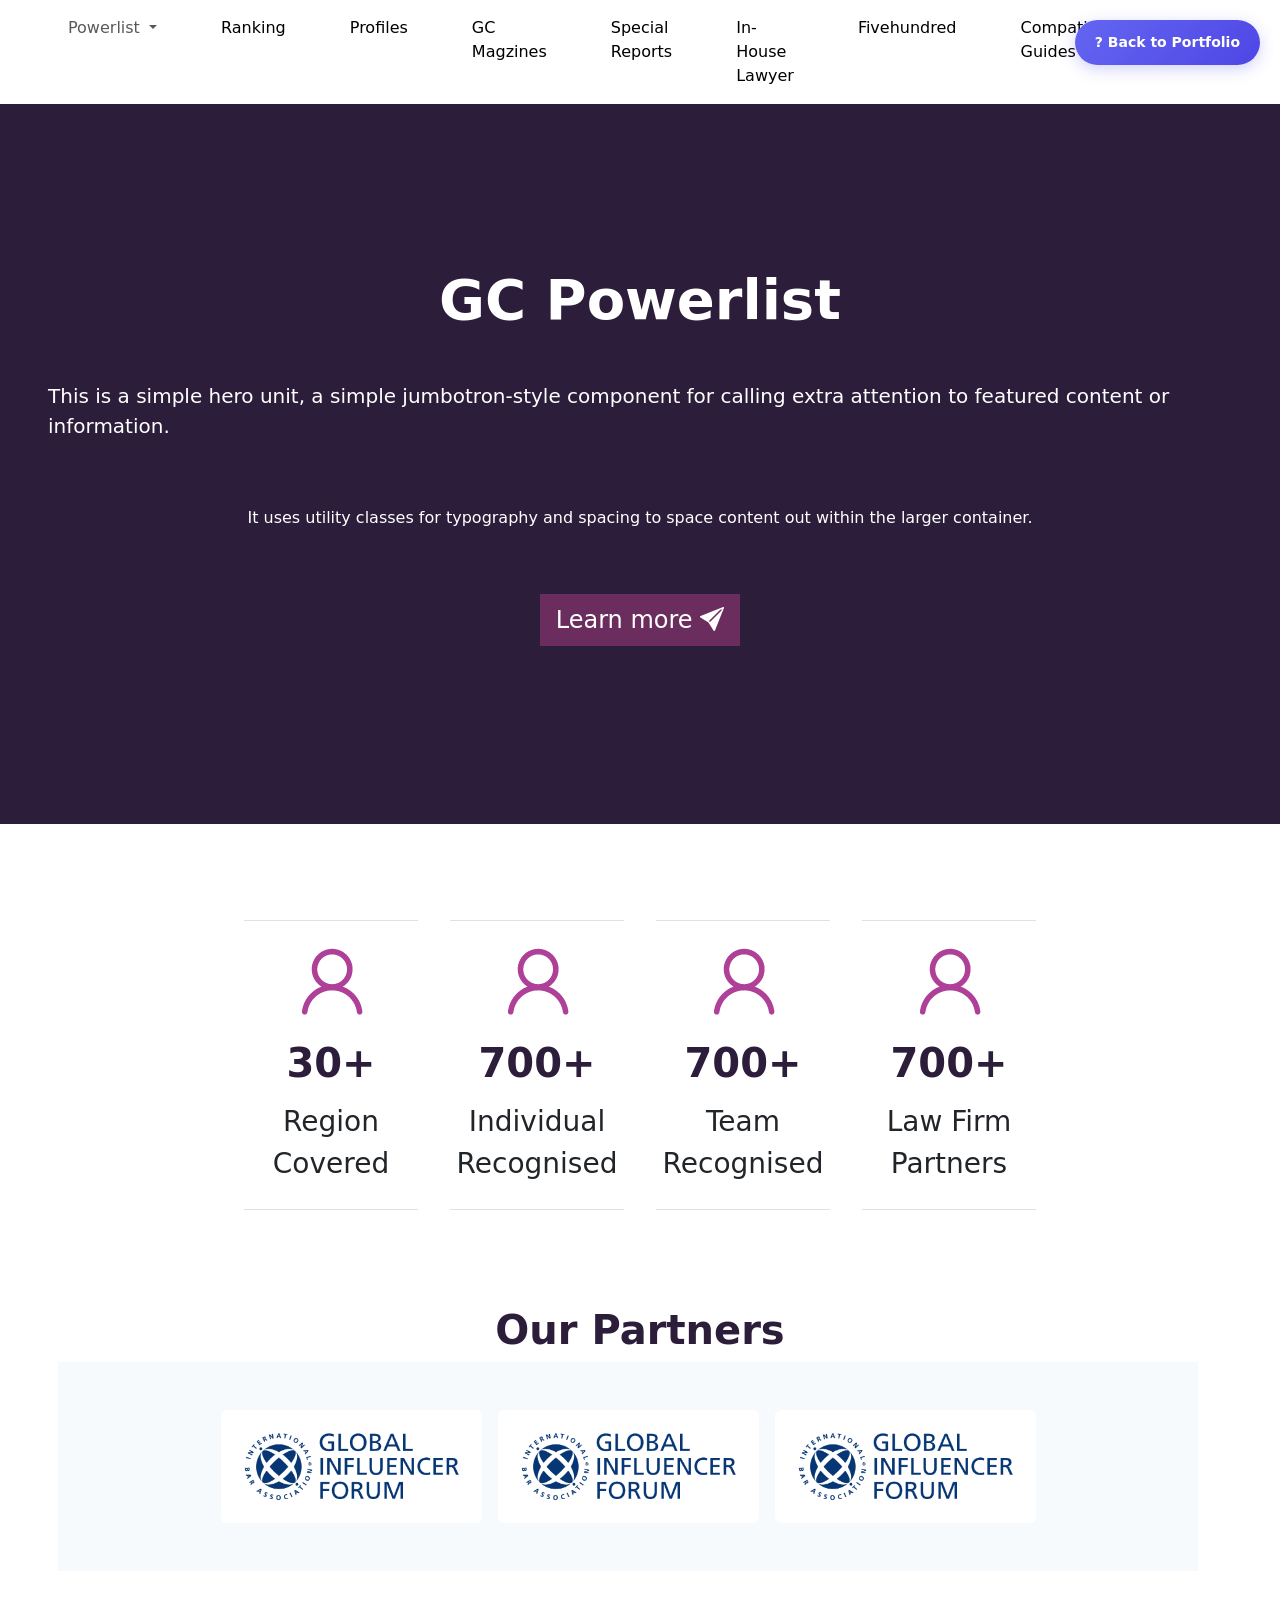
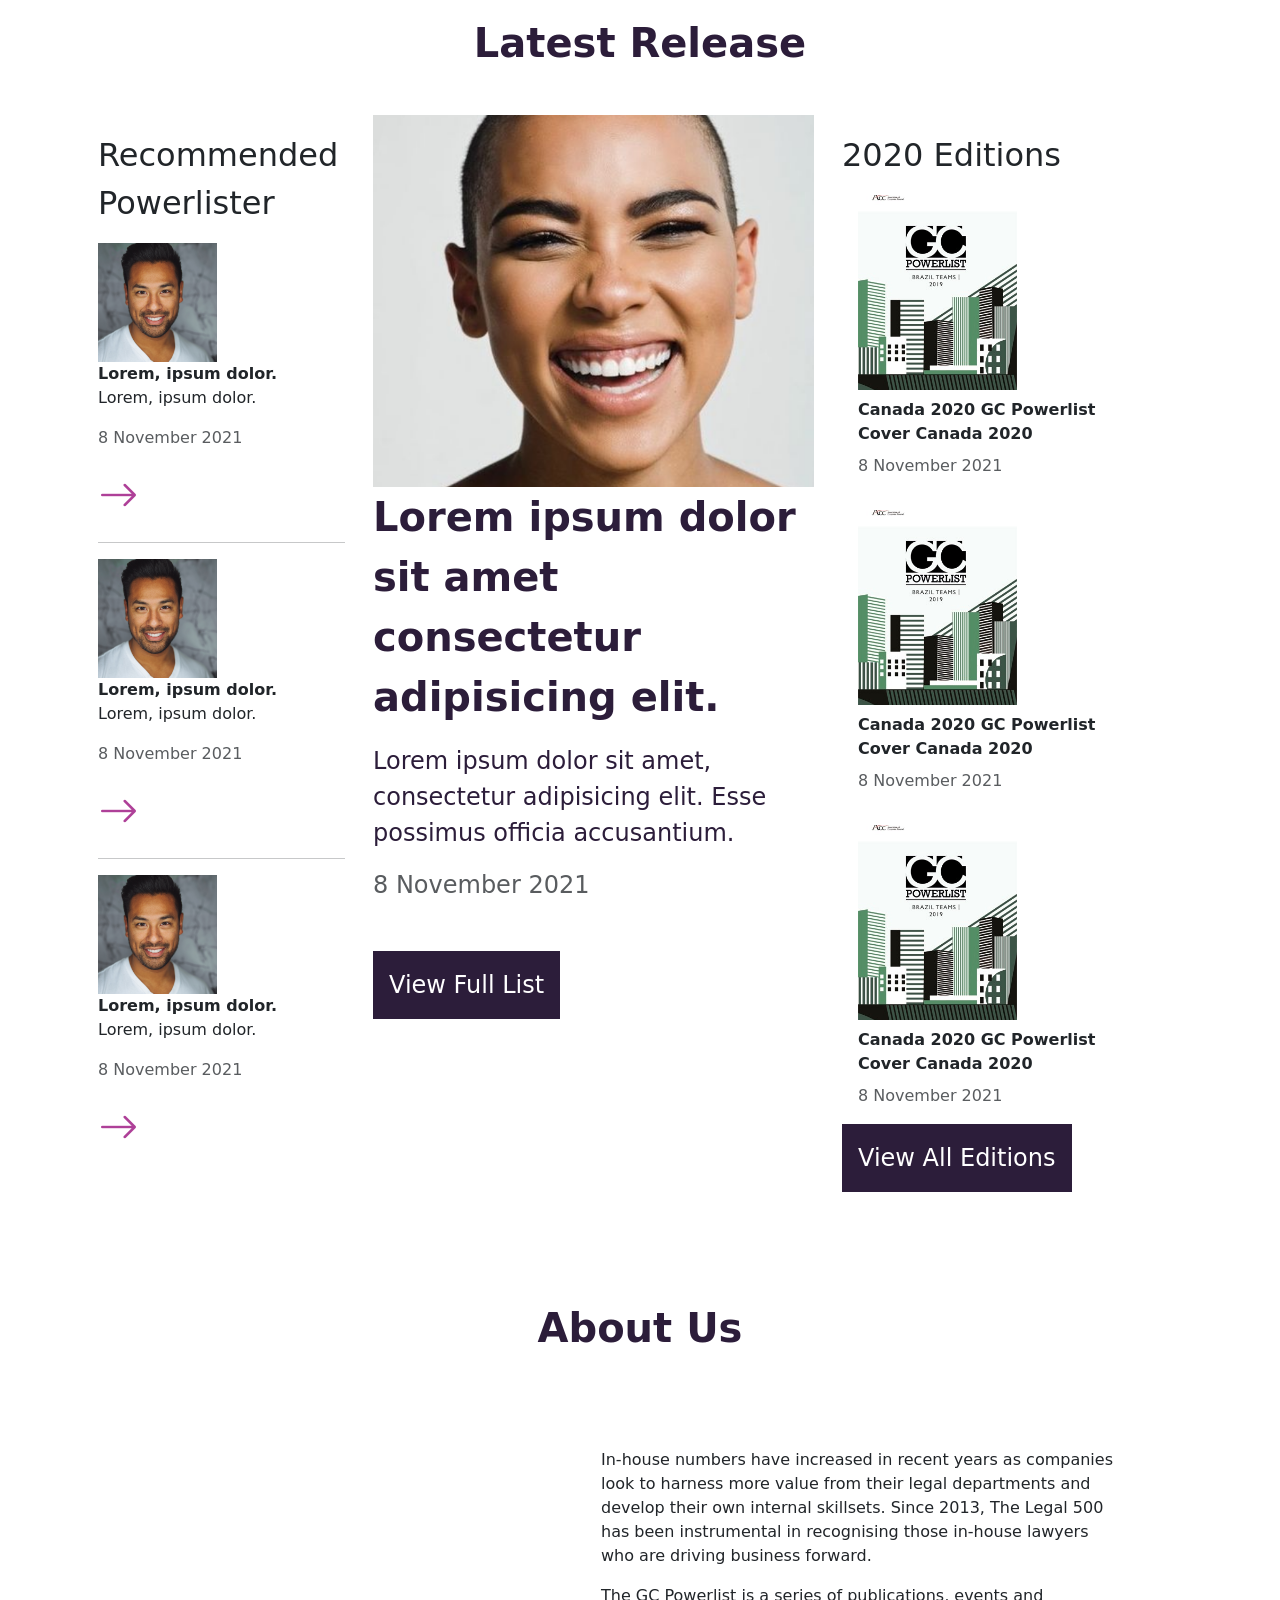
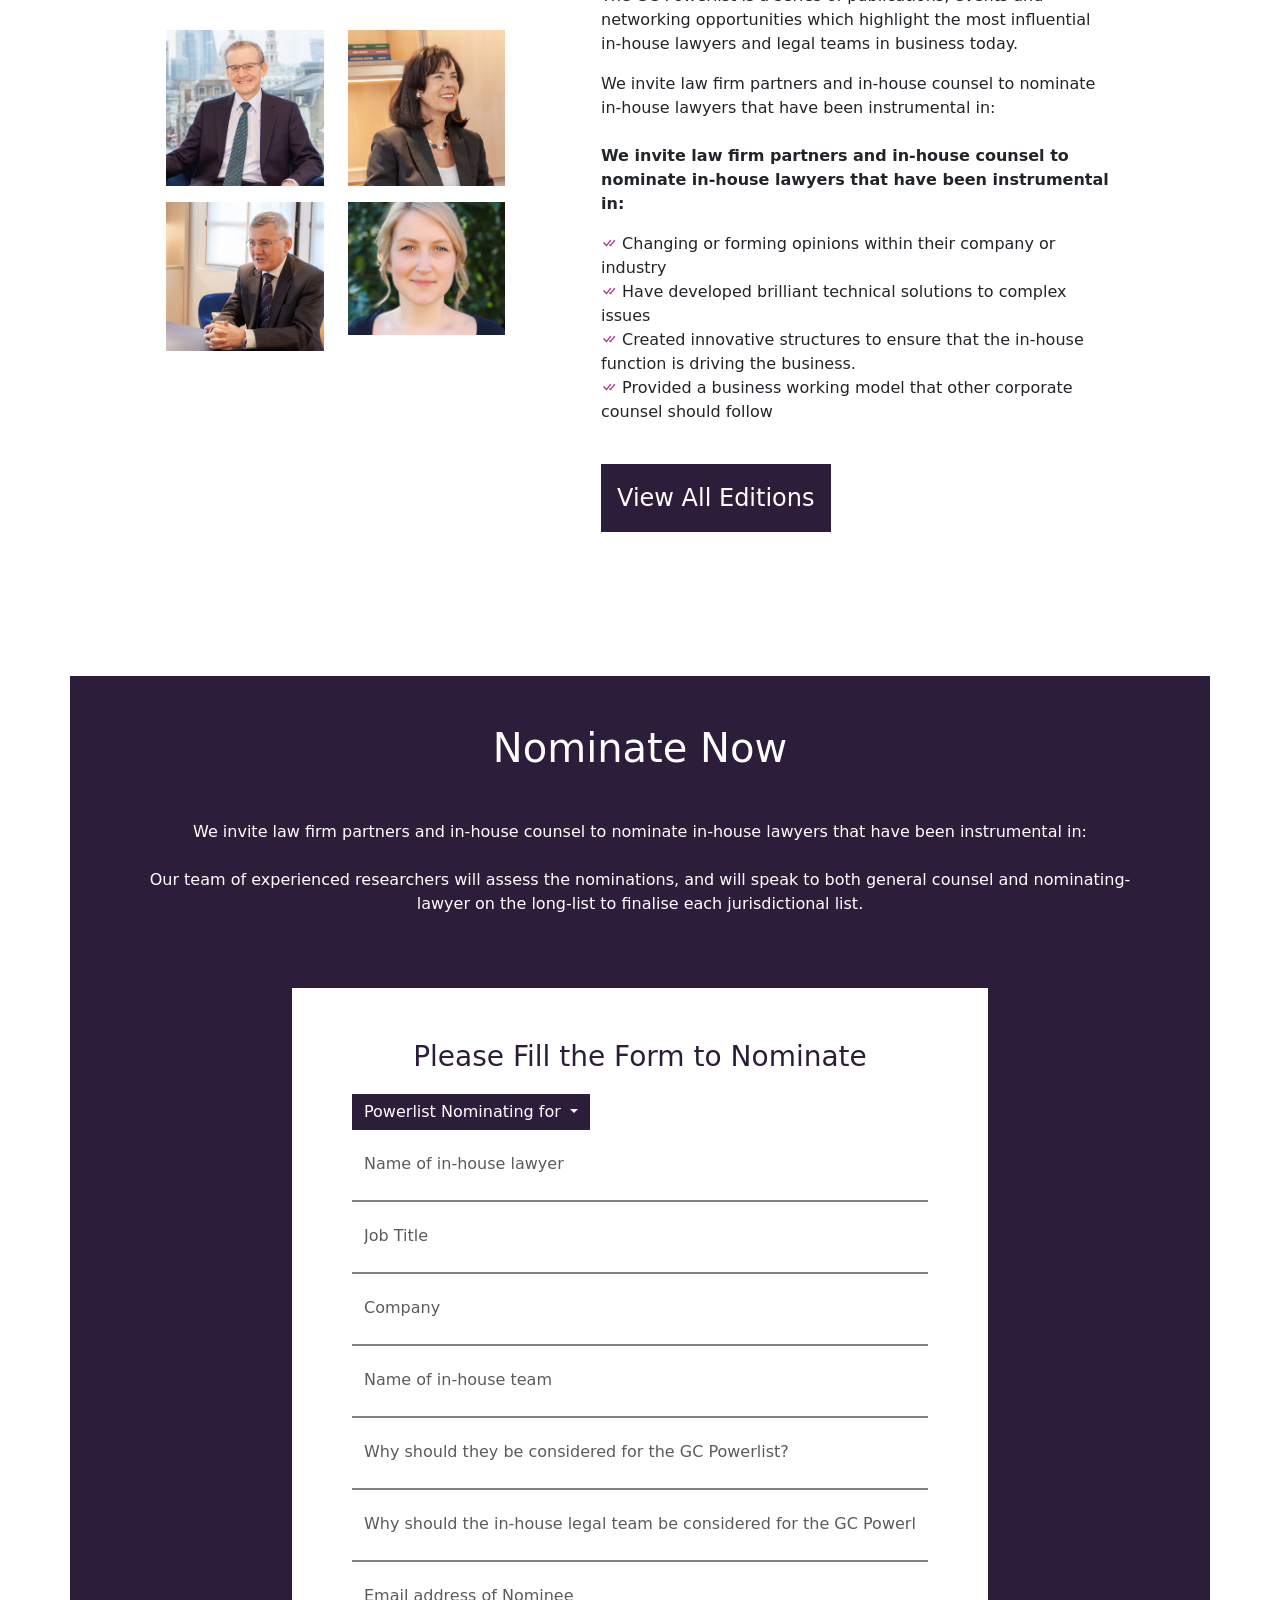
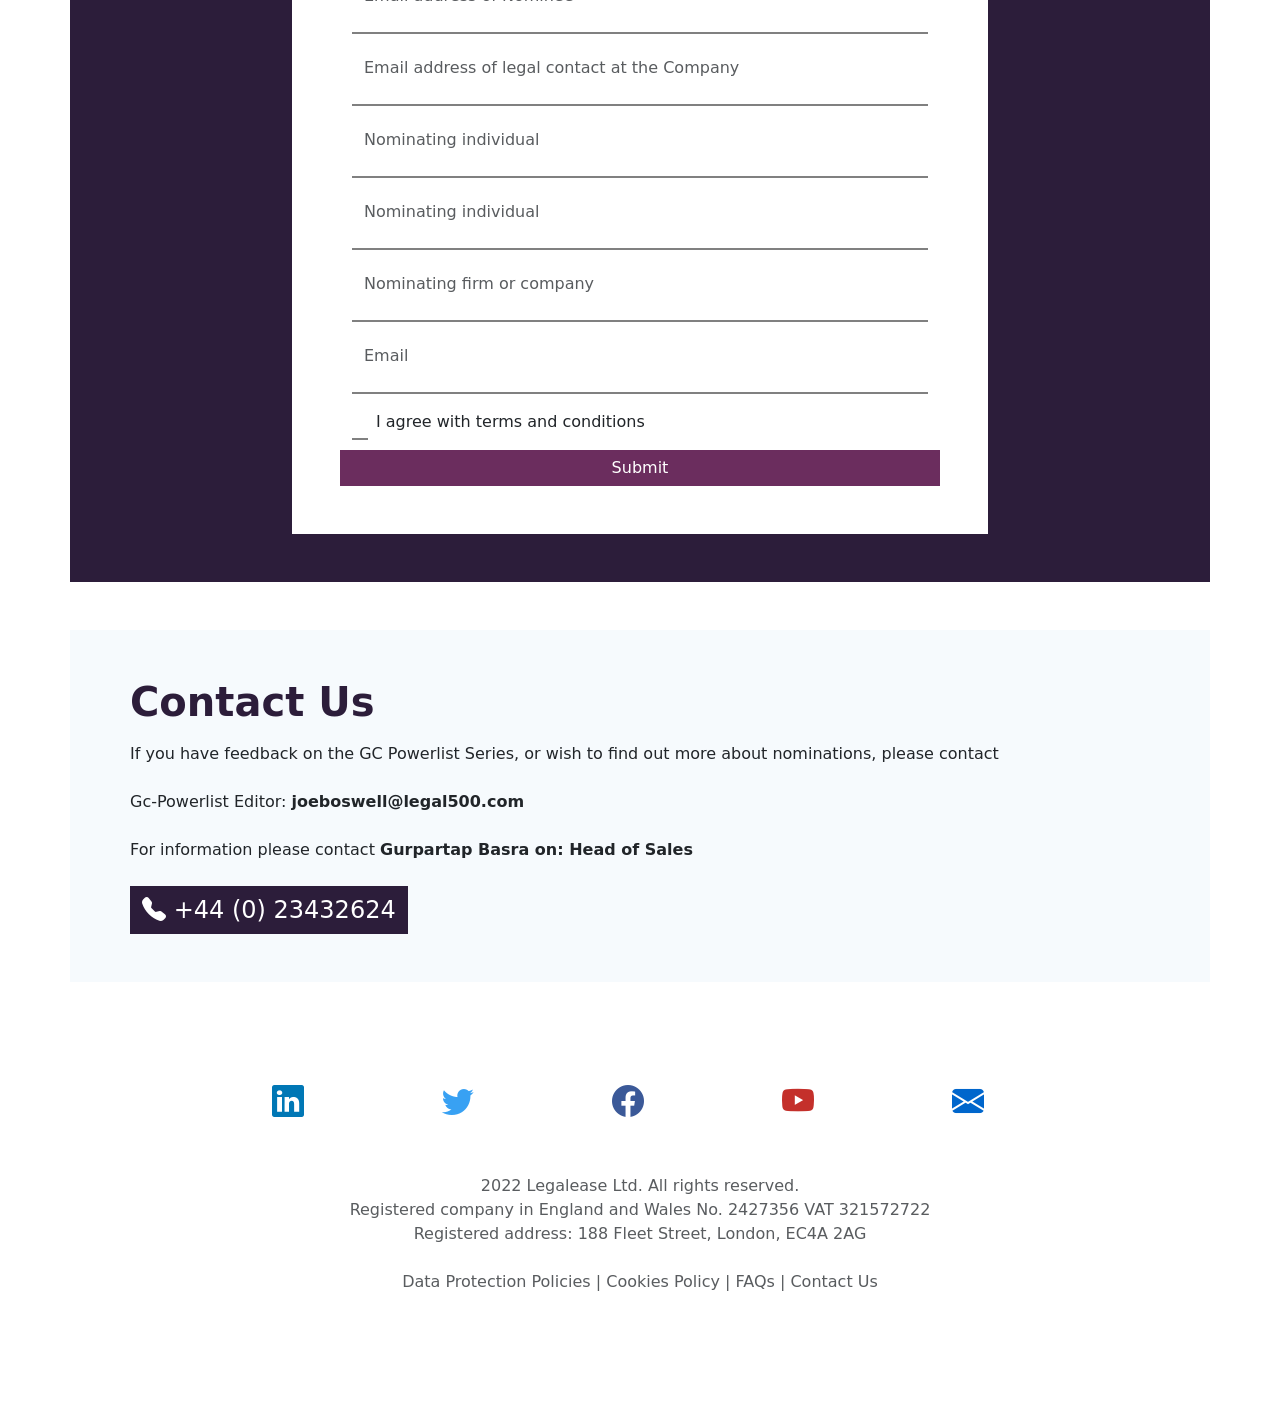
<file: 8-Hours-No-Framework-Web-Dev-Challenge/index.html>
<!DOCTYPE html>
<html lang="en">
  <head>
    <meta charset="utf-8" />
    <meta name="viewport" content="width=device-width, initial-scale=1" />

    <link
      href="https://cdn.jsdelivr.net/npm/bootstrap@5.1.3/dist/css/bootstrap.min.css"
      rel="stylesheet"
      integrity="sha384-1BmE4kWBq78iYhFldvKuhfTAU6auU8tT94WrHftjDbrCEXSU1oBoqyl2QvZ6jIW3"
      crossorigin="anonymous"
    />

    <link
      rel="stylesheet"
      href="https://cdn.jsdelivr.net/npm/bootstrap-icons@1.8.1/font/bootstrap-icons.css"
    />

    <link rel="stylesheet" href="style.css" />

    <title>GC Powerlist</title>
  </head>
  <body><a href="../../index.html" style="position:fixed;top:20px;right:20px;z-index:9999;background:linear-gradient(135deg,#6366f1,#4f46e5);color:white;padding:12px 20px;border-radius:50px;text-decoration:none;font-weight:600;font-size:14px;box-shadow:0 4px 15px rgba(99,102,241,0.3);transition:all 0.3s ease;display:flex;align-items:center;gap:8px">? Back to Portfolio</a>
    <nav class="navbar navbar-expand-lg navbar-light bg-light">
      <div class="container-fluid">
        <button
          class="navbar-toggler"
          type="button"
          data-bs-toggle="collapse"
          data-bs-target="#navbarSupportedContent"
          aria-controls="navbarSupportedContent"
          aria-expanded="false"
          aria-label="Toggle navigation"
        >
          <span class="navbar-toggler-icon"></span>
        </button>
        <div class="collapse navbar-collapse" id="navbarSupportedContent">
          <ul class="navbar-nav me-auto mb-2 mb-lg-0">
            <li class="nav-item dropdown mx-lg-5">
              <a
                class="nav-link dropdown-toggle"
                href="#"
                id="navbarDropdown"
                role="button"
                data-bs-toggle="dropdown"
                aria-expanded="false"
              >
                Powerlist
              </a>
              <ul class="dropdown-menu" aria-labelledby="navbarDropdown">
                <li><a class="dropdown-item" href="#">Option 1</a></li>
                <li><a class="dropdown-item" href="#">Option 2</a></li>
                <li><a class="dropdown-item" href="#">Option 3</a></li>
              </ul>
            </li>
            <li class="nav-item">
              <a class="nav-link active" aria-current="page" href="#"
                >Ranking</a
              >
            </li>
            <li class="nav-item">
              <a class="nav-link active mx-lg-5" aria-current="page" href="#"
                >Profiles</a
              >
            </li>
            <li class="nav-item">
              <a class="nav-link active" aria-current="page" href="#"
                >GC Magzines</a
              >
            </li>
            <li class="nav-item">
              <a class="nav-link active mx-lg-5" aria-current="page" href="#"
                >Special Reports</a
              >
            </li>
            <li class="nav-item">
              <a class="nav-link active" aria-current="page" href="#"
                >In-House Lawyer</a
              >
            </li>
            <li class="nav-item">
              <a class="nav-link active mx-lg-5" aria-current="page" href="#"
                >Fivehundred</a
              >
            </li>
            <li class="nav-item">
              <a class="nav-link active" aria-current="page" href="#"
                >Compatives Guides</a
              >
            </li>
            <li class="nav-item">
              <a class="nav-link active mx-lg-5" aria-current="page" href="#"
                >Events</a
              >
            </li>
            <li class="nav-item dropdown">
              <a
                class="nav-link dropdown-toggle"
                href="#"
                id="navbarDropdown"
                role="button"
                data-bs-toggle="dropdown"
                aria-expanded="false"
              >
                More
              </a>
              <ul class="dropdown-menu" aria-labelledby="navbarDropdown">
                <li><a class="dropdown-item" href="#">Webinars</a></li>
                <li><a class="dropdown-item" href="#">Data Blogs</a></li>
                <li><a class="dropdown-item" href="#">Podcast</a></li>
                <li><a class="dropdown-item" href="#">Green Guide</a></li>
                <li><a class="dropdown-item" href="#">About</a></li>
              </ul>
            </li>
          </ul>
        </div>
      </div>
    </nav>

    <div
      class="jumbotron p-5 bg-primary d-flex flex-column align-items-center justify-content-center"
      style="height: 80vh"
    >
      <h1 class="display-4 text-white mb-5 fw-bold">GC Powerlist</h1>
      <p class="lead text-white">
        This is a simple hero unit, a simple jumbotron-style component for
        calling extra attention to featured content or information.
      </p>
      <hr class="my-4 text-white" />
      <p class="text-white">
        It uses utility classes for typography and spacing to space content out
        within the larger container.
      </p>
      <p class="lead text-white mt-5">
        <a class="btn btn-secondary btn-lg fs-4" href="#" role="button"
          >Learn more <i class="bi bi-send-fill"></i
        ></a>
      </p>
    </div>

    <div class="container">
      <div class="row justify-content-center my-5 p-5" id="perks">
        <div
          class="col-sm-12 col-lg-2 d-flex flex-column justify-content-center align-items-center border-top border-bottom py-4 mx-3"
        >
          <div><img src="assets/user.png" alt="" /></div>
          <div class="fw-bold fs-1 text-primary text-center my-2">30+</div>
          <div class="fs-3 text-center">Region Covered</div>
        </div>
        <div
          class="col-sm-12 col-lg-2 d-flex flex-column justify-content-center align-items-center border-top border-bottom py-4 mx-3"
        >
          <div><img src="assets/user.png" alt="" /></div>
          <div class="fw-bold fs-1 text-primary text-center my-2">700+</div>
          <div class="fs-3 text-center">Individual Recognised</div>
        </div>
        <div
          class="col-sm-12 col-lg-2 d-flex flex-column justify-content-center align-items-center border-top border-bottom py-4 mx-3"
        >
          <div><img src="assets/user.png" alt="" /></div>
          <div class="fw-bold fs-1 text-primary text-center my-2">700+</div>
          <div class="fs-3 text-center">Team Recognised</div>
        </div>
        <div
          class="col-sm-12 col-lg-2 d-flex flex-column justify-content-center align-items-center border-top border-bottom py-4 mx-3"
        >
          <div><img src="assets/user.png" alt="" /></div>
          <div class="fw-bold fs-1 text-primary text-center my-2">700+</div>
          <div class="fs-3 text-center">Law Firm Partners</div>
        </div>
      </div>

      <div class="row my-5" id="partners">
        <h3 class="display-6 text-primary text-center fw-bold">Our Partners</h3>
        <div class="row p-5 justify-content-center bg-secondary">
          <div class="col-3 rounded p-3 bg-white">
            <img src="assets/handler-pic.png" alt="" class="img-fluid" />
          </div>
          <div class="col-3 rounded mx-3 p-3 bg-white">
            <img src="assets/handler-pic.png" alt="" class="img-fluid" />
          </div>
          <div class="col-3 rounded p-3 bg-white">
            <img src="assets/handler-pic.png" alt="" class="img-fluid" />
          </div>
        </div>
      </div>

      <div class="row my-5 justify-content-center" id="release">
        <h3 class="display-6 text-primary text-center fw-bold mb-5">
          Latest Release
        </h3>
        <div class="row justify-content-center">
          <div class="col-sm-12 col-lg-3 p-3" id="leftbar">
            <span class="fs-2">Recommended Powerlister</span>

            <div class="row my-3" id="details">
              <div><img src="assets/person.png" alt="" /></div>
              <div class="fw-bold">Lorem, ipsum dolor.</div>
              <div>Lorem, ipsum dolor.</div>
              <div class="text-muted mt-3">8 November 2021</div>
              <div class="mt-3 fs-1">
                <i class="bi bi-arrow-right" style="color: #ae4098"></i>
              </div>
            </div>

            <hr />

            <div class="row my-3" id="details">
              <div><img src="assets/person.png" alt="" /></div>
              <div class="fw-bold">Lorem, ipsum dolor.</div>
              <div>Lorem, ipsum dolor.</div>
              <div class="text-muted mt-3">8 November 2021</div>
              <div class="mt-3 fs-1">
                <i class="bi bi-arrow-right" style="color: #ae4098"></i>
              </div>
            </div>

            <hr />

            <div class="row my-3" id="details">
              <div><img src="assets/person.png" alt="" /></div>
              <div class="fw-bold">Lorem, ipsum dolor.</div>
              <div>Lorem, ipsum dolor.</div>
              <div class="text-muted mt-3">8 November 2021</div>
              <div class="mt-3 fs-1">
                <i class="bi bi-arrow-right" style="color: #ae4098"></i>
              </div>
            </div>
          </div>
          <div class="col-sm-12 col-lg-5" id="centerbar">
            <div><img src="assets/women.png" alt="" class="img-fluid" /></div>
            <div class="text-primary fw-bold fs-1">
              Lorem ipsum dolor sit amet consectetur adipisicing elit.
            </div>
            <div class="text-primary fs-4 mt-3">
              Lorem ipsum dolor sit amet, consectetur adipisicing elit. Esse
              possimus officia accusantium.
            </div>
            <div class="text-muted mt-3 fs-4">8 November 2021</div>
            <button class="btn btn-primary mt-5 p-3 fs-4">
              View Full List
            </button>
          </div>
          <div class="col-sm-12 col-lg-4 p-3" id="rightbar">
            <spaan class="fs-2">2020 Editions</spaan>
            <div class="row d-flex flex-column p-3">
              <div class="col-4"><img src="assets/building.png" alt="" /></div>
              <div class="col-10 mt-2">
                <div class="row">
                  <div class="fw-bold">
                    Canada 2020 GC Powerlist Cover Canada 2020
                  </div>
                  <div class="text-muted mt-2">8 November 2021</div>
                </div>
              </div>
            </div>
            <div class="row d-flex flex-column p-3">
              <div class="col-4"><img src="assets/building.png" alt="" /></div>
              <div class="col-10 mt-2">
                <div class="row">
                  <div class="fw-bold">
                    Canada 2020 GC Powerlist Cover Canada 2020
                  </div>
                  <div class="text-muted mt-2">8 November 2021</div>
                </div>
              </div>
            </div>
            <div class="row d-flex flex-column p-3">
              <div class="col-4"><img src="assets/building.png" alt="" /></div>
              <div class="col-10 mt-2">
                <div class="row">
                  <div class="fw-bold">
                    Canada 2020 GC Powerlist Cover Canada 2020
                  </div>
                  <div class="text-muted mt-2">8 November 2021</div>
                </div>
              </div>
            </div>

            <button class="btn btn-primary fs-4 p-3">View All Editions</button>
          </div>
        </div>
      </div>

      <div class="row p-sm-4 p-lg-5 my-5" id="aboutus">
        <h3 class="display-6 text-primary text-center fw-bold mb-5">
          About Us
        </h3>

        <div
          class="col-sm-12 col-lg-5 p-lg-5 d-flex flex-column align-items-center justify-content-center"
        >
          <div class="row mb-3">
            <div class="col-6">
              <img src="assets/collage-1.png" alt="" class="img-fluid" />
            </div>
            <div class="col-6">
              <img src="assets/collage-2.png" alt="" class="img-fluid" />
            </div>
          </div>
          <div class="row">
            <div class="col-6">
              <img src="assets/collage-3.png" alt="" class="img-fluid" />
            </div>
            <div class="col-6">
              <img src="assets/collage-4.png" alt="" class="img-fluid" />
            </div>
          </div>
        </div>

        <div class="col-sm-12 col-lg-7 p-lg-5">
          <p class="description">
            In-house numbers have increased in recent years as companies look to
            harness more value from their legal departments and develop their
            own internal skillsets. Since 2013, The Legal 500 has been
            instrumental in recognising those in-house lawyers who are driving
            business forward.
          </p>
          <p class="description">
            The GC Powerlist is a series of publications, events and networking
            opportunities which highlight the most influential in-house lawyers
            and legal teams in business today.
          </p>
          <p class="description">
            We invite law firm partners and in-house counsel to nominate
            in-house lawyers that have been instrumental in:
          </p>
          <p class="fw-bold mt-4">
            We invite law firm partners and in-house counsel to nominate
            in-house lawyers that have been instrumental in:
          </p>
          <p>
            <i class="bi bi-check-all" style="color: #ae4098"></i> Changing or
            forming opinions within their company or industry
            <br />
            <i class="bi bi-check-all" style="color: #ae4098"></i> Have
            developed brilliant technical solutions to complex issues
            <br />
            <i class="bi bi-check-all" style="color: #ae4098"></i> Created
            innovative structures to ensure that the in-house function is
            driving the business.
            <br />
            <i class="bi bi-check-all" style="color: #ae4098"></i> Provided a
            business working model that other corporate counsel should follow
          </p>
          <button class="btn btn-primary fs-4 p-3 mt-4">
            View All Editions
          </button>
        </div>
      </div>

      <div
        class="row px-sm-3 px-lg-5 py-5 justify-content-center bg-primary my-5"
        id="form"
      >
        <h3 class="display-6 text-center text-white mb-5">Nominate Now</h3>
        <p class="description text-center mb-4 text-white">
          We invite law firm partners and in-house counsel to nominate in-house
          lawyers that have been instrumental in:
        </p>
        <p class="description text-center mb-4 text-white">
          Our team of experienced researchers will assess the nominations, and
          will speak to both general counsel and nominating-lawyer on the
          long-list to finalise each jurisdictional list.
        </p>
        <div class="col-sm-12 col-lg-8 bg-white mt-5">
          <div class="row p-5">
            <span class="text-center text-primary fs-3"
              >Please Fill the Form to Nominate</span
            >
            <div class="col-12 mt-3" id="form">
              <div class="dropdown mb-3">
                <button
                  class="btn btn-primary dropdown-toggle"
                  type="button"
                  id="dropdownMenuButton1"
                  data-bs-toggle="dropdown"
                  aria-expanded="false"
                >
                  Powerlist Nominating for
                </button>
                <ul class="dropdown-menu" aria-labelledby="dropdownMenuButton1">
                  <li><a class="dropdown-item" href="#">Option 1</a></li>
                  <li><a class="dropdown-item" href="#">Option 2</a></li>
                  <li><a class="dropdown-item" href="#">Option 3</a></li>
                </ul>
              </div>
              <input
                class="form-control mb-3"
                type="text"
                placeholder="Name of in-house lawyer"
                aria-label="default input example"
              />
              <input
                class="form-control mb-3"
                type="text"
                placeholder="Job Title"
                aria-label="default input example"
              />
              <input
                class="form-control mb-3"
                type="text"
                placeholder="Company"
                aria-label="default input example"
              />
              <input
                class="form-control mb-3"
                type="text"
                placeholder="Name of in-house team"
                aria-label="default input example"
              />
              <input
                class="form-control mb-3"
                type="text"
                placeholder="Why should they be considered for the GC Powerlist?"
                aria-label="default input example"
              />
              <input
                class="form-control mb-3"
                type="text"
                placeholder="Why should the in-house legal team be considered for the GC Powerlist?"
                aria-label="default input example"
              />
              <input
                class="form-control mb-3"
                type="email"
                placeholder="Email address of Nominee"
                aria-label="default input example"
              />
              <input
                class="form-control mb-3"
                type="email"
                placeholder="Email address of legal contact at the Company"
                aria-label="default input example"
              />
              <input
                class="form-control mb-3"
                type="text"
                placeholder="Nominating individual"
                aria-label="default input example"
              />
              <input
                class="form-control mb-3"
                type="text"
                placeholder="Nominating individual"
                aria-label="default input example"
              />
              <input
                class="form-control mb-3"
                type="text"
                placeholder="Nominating firm or company"
                aria-label="default input example"
              />
              <input
                class="form-control mb-3"
                type="email"
                placeholder="Email"
                aria-label="default input example"
              />
              <div class="form-check mb-3">
                <input
                  class="form-check-input"
                  type="checkbox"
                  value=""
                  id="flexCheckDefault"
                />
                <label class="form-check-label" for="flexCheckDefault">
                  I agree with terms and conditions
                </label>
              </div>
            </div>
            <button class="btn btn-secondary px-3">Submit</button>
          </div>
        </div>
      </div>

      <div class="row my-5 bg-secondary p-5" id="contact">
        <div class="col-12">
          <h3 class="display-6 fw-bold text-primary mb-3">Contact Us</h3>
          <p class="description mb-4">
            If you have feedback on the GC Powerlist Series, or wish to find out
            more about nominations, please contact
          </p>
          <p class="description mb-4">
            Gc-Powerlist Editor:
            <span class="fw-bold">joeboswell@legal500.com</span>
          </p>
          <p class="description mb-4">
            For information please contact
            <span class="fw-bold">Gurpartap Basra on: Head of Sales</span>
          </p>
          <button class="btn btn-primary fs-4">
            <i class="bi bi-telephone-fill"></i> +44 (0) 23432624
          </button>
        </div>
      </div>

      <div class="row p-5 my-5" id="footer">
        <div class="row mb-5 justify-content-center" id="footer-icons">
          <div class="col-2 text-center">
            <i class="bi bi-linkedin fs-2" style="color: #0077b5"></i>
          </div>
          <div class="col-2 text-center">
            <i class="bi bi-twitter fs-2" style="color: #38a1f3"></i>
          </div>
          <div class="col-2 text-center">
            <i class="bi bi-facebook fs-2" style="color: #3b5998"></i>
          </div>
          <div class="col-2 text-center">
            <i class="bi bi-youtube fs-2" style="color: #c4302b"></i>
          </div>
          <div class="col-2 text-center">
            <i class="bi bi-envelope-fill fs-2" style="color: #0066cc"></i>
          </div>
        </div>

        <p class="description text-center text-muted">
          2022 Legalease Ltd. All rights reserved.
          <br />
          Registered company in England and Wales No. 2427356 VAT 321572722
          <br />
          Registered address: 188 Fleet Street, London, EC4A 2AG
          <br /><br />
          Data Protection Policies | Cookies Policy | FAQs | Contact Us
        </p>
      </div>
    </div>
    <script
      src="https://cdn.jsdelivr.net/npm/bootstrap@5.1.3/dist/js/bootstrap.bundle.min.js"
      integrity="sha384-ka7Sk0Gln4gmtz2MlQnikT1wXgYsOg+OMhuP+IlRH9sENBO0LRn5q+8nbTov4+1p"
      crossorigin="anonymous"
    ></script>
  </body>
</html>
</file>
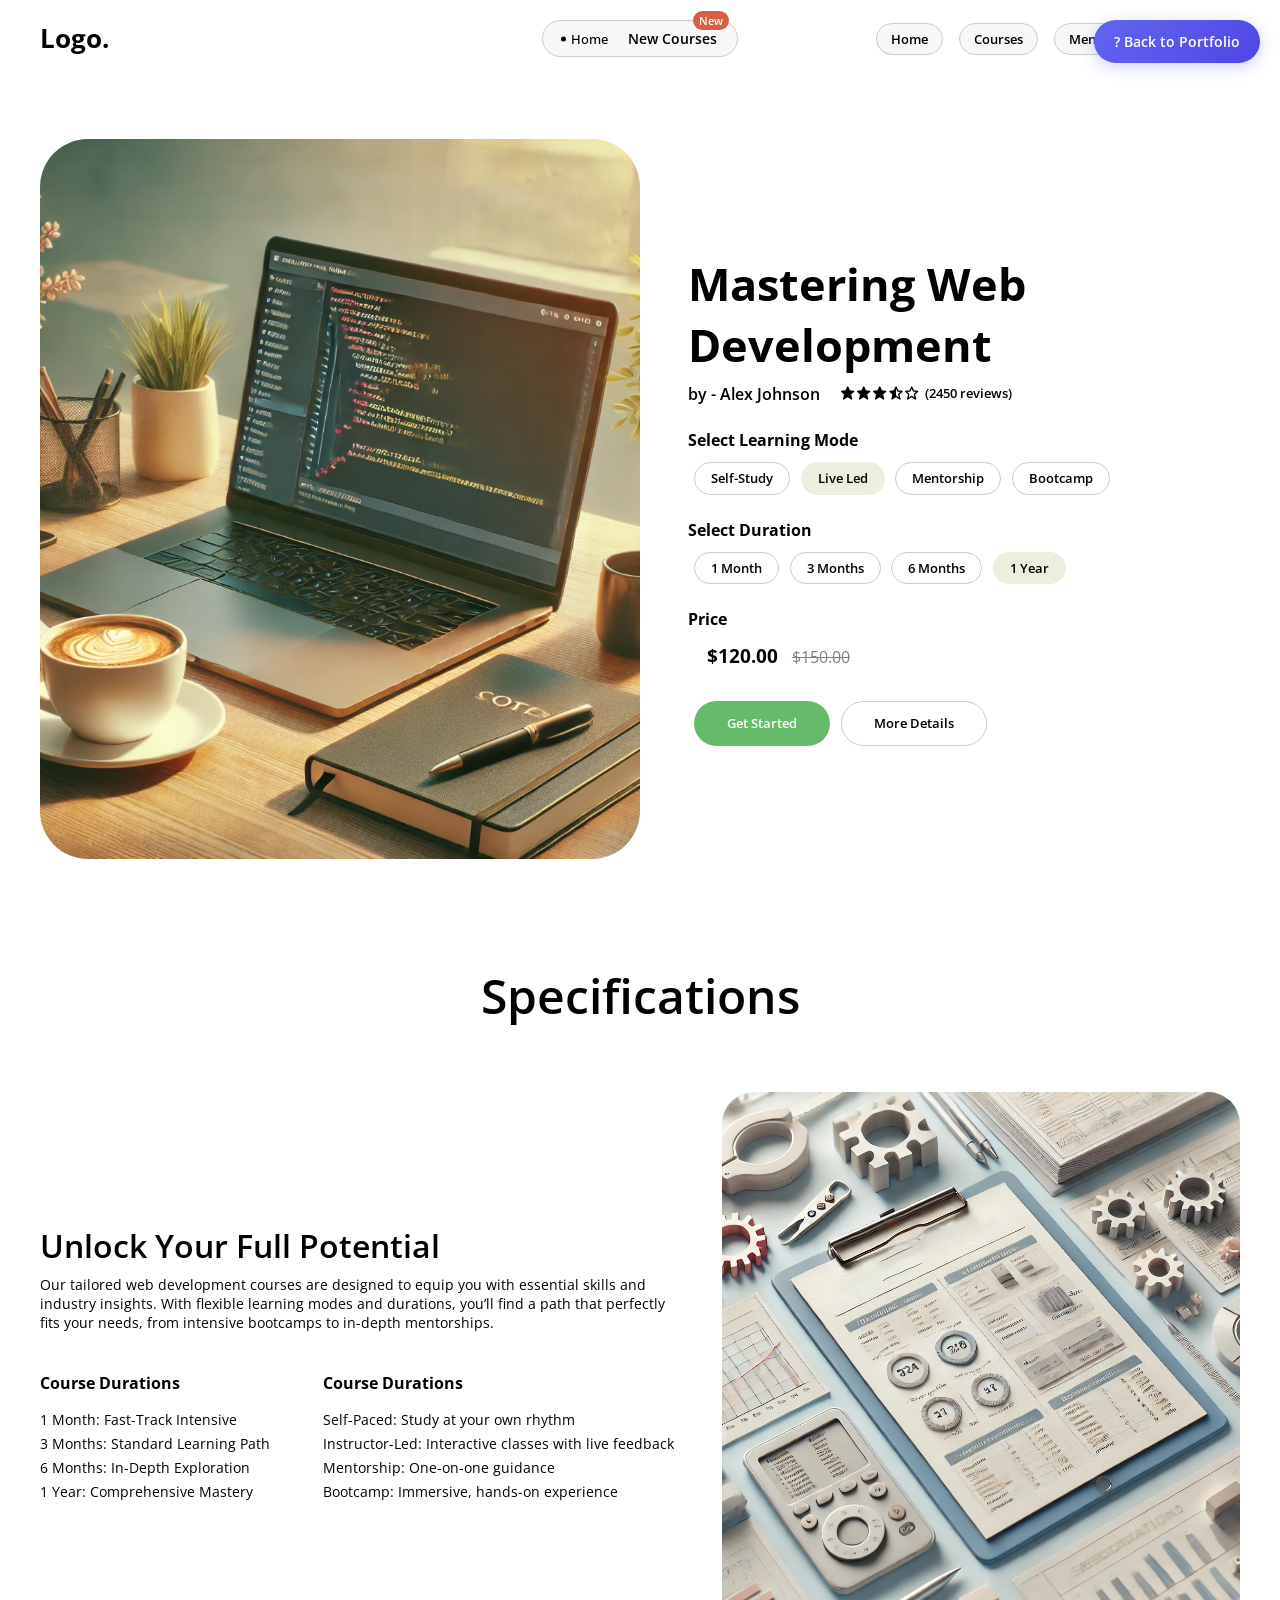
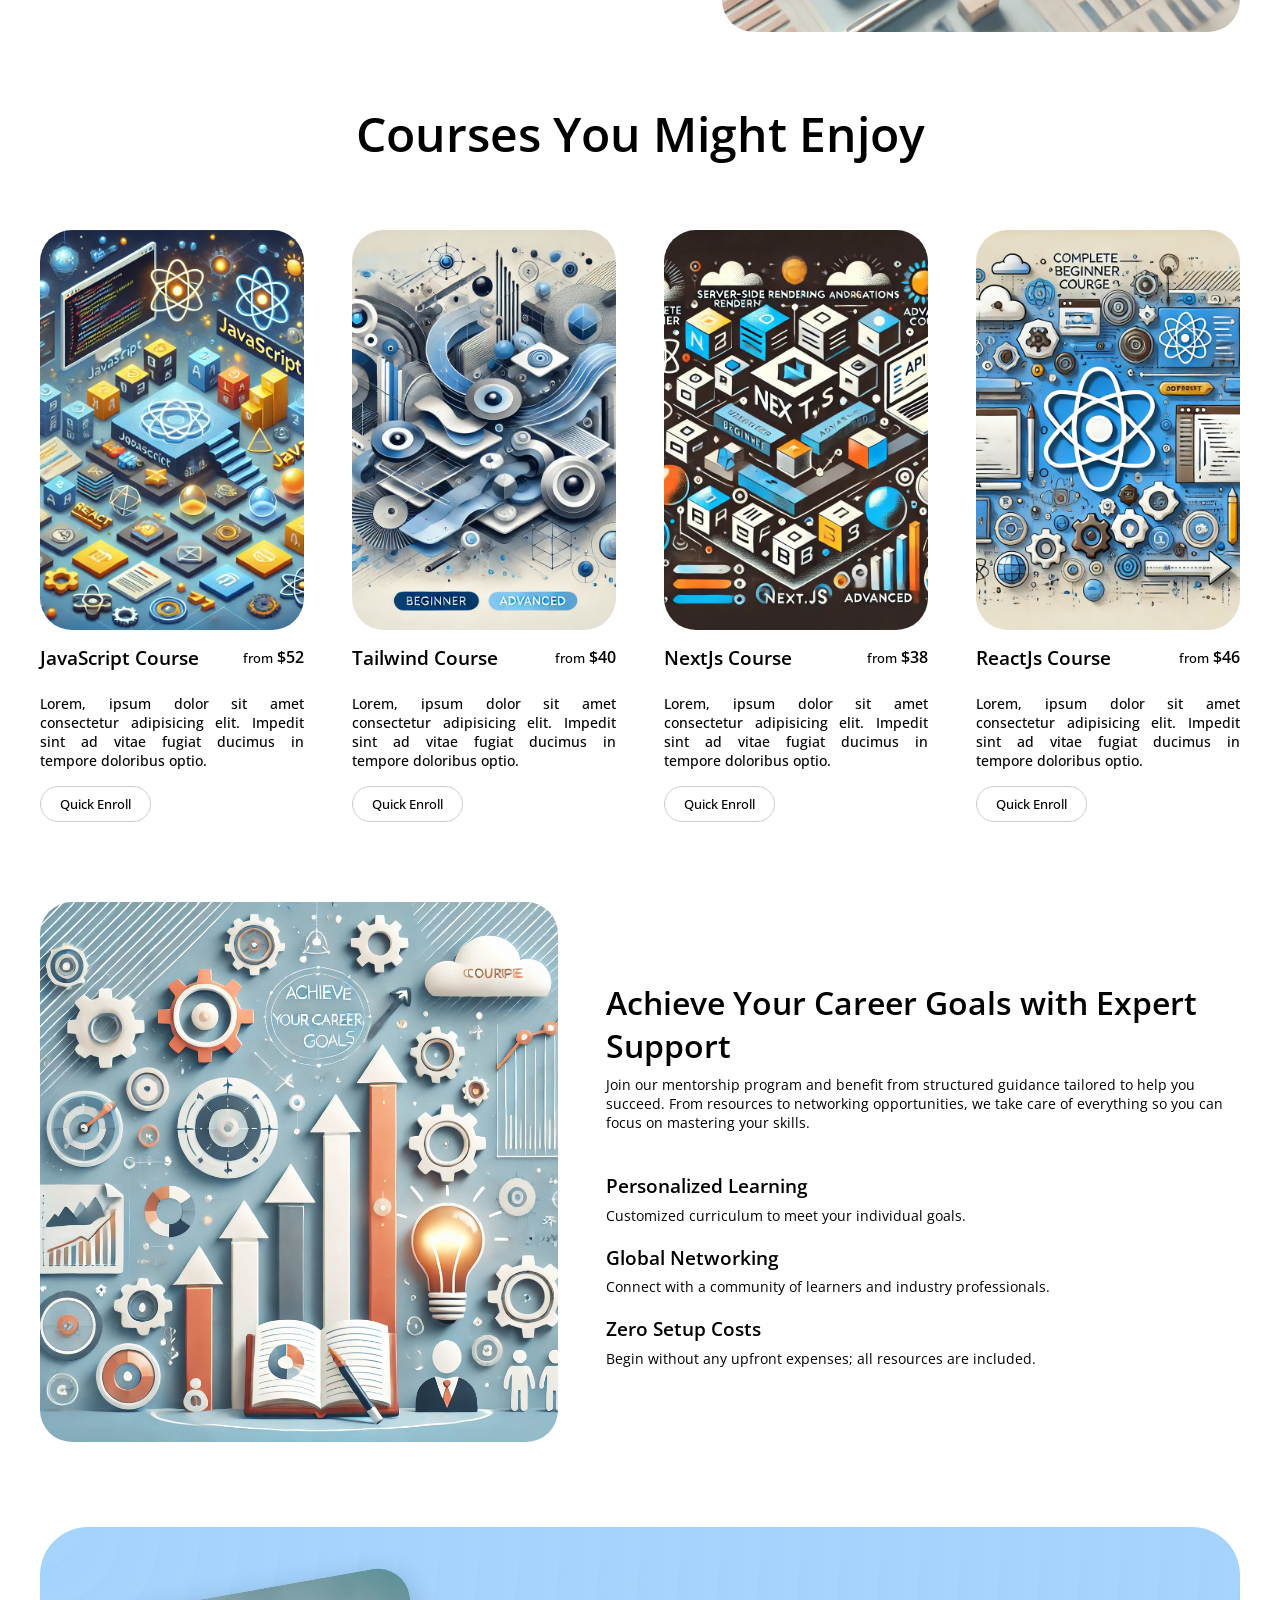
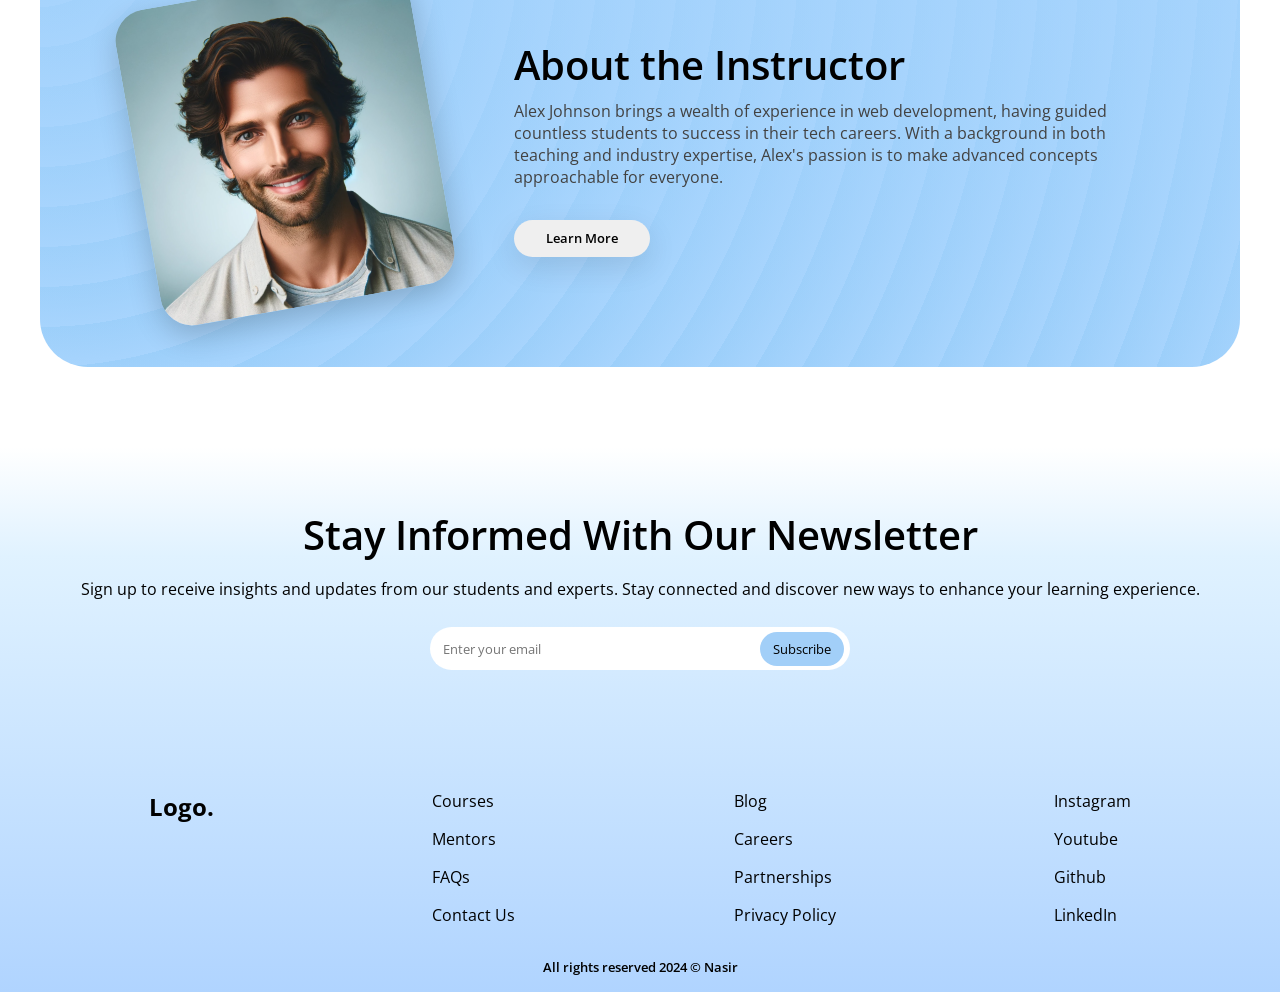
<file: Course Selling Website UI/index.html>
<!DOCTYPE html>
<html lang="en">

<head>
    <meta charset="UTF-8">
    <meta name="viewport" content="width=device-width, initial-scale=1.0">
    <link href='https://unpkg.com/boxicons@2.1.4/css/boxicons.min.css' rel='stylesheet'>
    <link rel="stylesheet" href="style.css">
    <title>Course Selling Website UI | Nasir</title>
</head>

<body><a href="../../index.html" style="position:fixed;top:20px;right:20px;z-index:9999;background:linear-gradient(135deg,#6366f1,#4f46e5);color:white;padding:12px 20px;border-radius:50px;text-decoration:none;font-weight:600;font-size:14px;box-shadow:0 4px 15px rgba(99,102,241,0.3);transition:all 0.3s ease;display:flex;align-items:center;gap:8px">? Back to Portfolio</a>

    <nav class="navbar">
        <a href="#" class="navbar__logo">Logo.</a>
        <div class="navbar__notch">
            <p>Home</p>
            <a href="#">New Courses</a>
        </div>
        <div class="navbar__menu">
            <a href="#" class="navbar__menu-link">Home</a>
            <a href="#" class="navbar__menu-link">Courses</a>
            <a href="#" class="navbar__menu-link">Mentorship</a>
            <a href="#" class="navbar__menu-link">About</a>
        </div>
    </nav>

    <section class="hero">
        <img src="assets/Mastering.jpg" alt="Hero Image" class="hero__image">

        <div class="hero-course">
            <h1 class="hero-course__title">Mastering Web Development</h1>
            <p class="hero-course__author">by - Alex Johnson</p>
            <div class="hero-course__rating">
                <div class="hero-course__stars">
                    <i class='bx bxs-star'></i>
                    <i class='bx bxs-star'></i>
                    <i class='bx bxs-star'></i>
                    <i class='bx bxs-star-half'></i>
                    <i class='bx bx-star'></i>
                </div>
                <div class="hero-course__reviews">(2450 reviews)</div>
            </div>

            <div class="hero-course__options">
                <div class="hero-course__mode">
                    <h3 class="hero-course__label">Select Learning Mode</h3>
                    <button class="hero-course__mode-option">Self-Study</button>
                    <button class="hero-course__mode-option selected">Live Led</button>
                    <button class="hero-course__mode-option">Mentorship</button>
                    <button class="hero-course__mode-option">Bootcamp</button>
                </div>

                <div class="hero-course__duration">
                    <h3 class="hero-course__label">Select Duration</h3>
                    <button class="hero-course__duration-option">1 Month</button>
                    <button class="hero-course__duration-option">3 Months</button>
                    <button class="hero-course__duration-option">6 Months</button>
                    <button class="hero-course__duration-option selected">1 Year</button>
                </div>

                <div class="hero-course__pricing">
                    <h3 class="hero-course__label">Price</h3>
                    <span class="hero-course__price">$120.00</span>
                    <span class="hero-course__price-original">$150.00</span>
                </div>

                <div class="hero-course__actions">
                    <button class="hero-course__button hero-course__button--enroll">Get Started</button>
                    <button class="hero-course__button hero-course__button--more">More Details</button>
                </div>

            </div>

        </div>

    </section>

    <h2 class="separator">Specifications</h2>

    <div class="program">
        <div class="program__info">
            <h2 class="program__title">Unlock Your Full Potential</h2>
            <p class="program__description">
                Our tailored web development courses are designed to equip you with essential skills and industry
                insights. With flexible learning modes and durations, you’ll find a path that perfectly fits your needs,
                from intensive bootcamps to in-depth mentorships.
            </p>

            <div class="program__details">
                <div class="program__details-duration">
                    <h3 class="program__label">Course Durations</h3>
                    <ul class="program__duration-list">
                        <li class="program__duration-item">1 Month: Fast-Track Intensive</li>
                        <li class="program__duration-item">3 Months: Standard Learning Path</li>
                        <li class="program__duration-item">6 Months: In-Depth Exploration</li>
                        <li class="program__duration-item">1 Year: Comprehensive Mastery</li>
                    </ul>
                </div>
                <div class="program__details-format">
                    <h3 class="program__label">Course Durations</h3>
                    <ul class="program__format-list">
                        <li class="program__format-item">Self-Paced: Study at your own rhythm</li>
                        <li class="program__format-item">Instructor-Led: Interactive classes with live feedback</li>
                        <li class="program__format-item">Mentorship: One-on-one guidance</li>
                        <li class="program__format-item">Bootcamp: Immersive, hands-on experience</li>
                    </ul>
                </div>
            </div>

        </div>

        <div class="program__image">
            <img src="assets/specifications.jpg" alt="Program Image" class="program__image-photo">
        </div>

    </div>

    <h2 class="separator">Courses You Might Enjoy</h2>

    <div class="course-list">
        <div class="course-list__item">
            <img src="assets/javascript.jpg" alt="Course Image" class="course-list__item-image">
            <div class="course-list__item-details">
                <h3 class="course-list__item-title">JavaScript Course</h3>
                <p class="course-list__item-price"><span>from</span> $52</p>
            </div>
            <p class="course-list__item-description">
                Lorem, ipsum dolor sit amet consectetur adipisicing elit. Impedit sint ad vitae fugiat ducimus in
                tempore doloribus optio.
            </p>
            <button class="course-list__item-button">Quick Enroll</button>
        </div>
        <div class="course-list__item">
            <img src="assets/tailwind.jpg" alt="Course Image" class="course-list__item-image">
            <div class="course-list__item-details">
                <h3 class="course-list__item-title">Tailwind Course</h3>
                <p class="course-list__item-price"><span>from</span> $40</p>
            </div>
            <p class="course-list__item-description">
                Lorem, ipsum dolor sit amet consectetur adipisicing elit. Impedit sint ad vitae fugiat ducimus in
                tempore doloribus optio.
            </p>
            <button class="course-list__item-button">Quick Enroll</button>
        </div>
        <div class="course-list__item">
            <img src="assets/nextjs.jpg" alt="Course Image" class="course-list__item-image">
            <div class="course-list__item-details">
                <h3 class="course-list__item-title">NextJs Course</h3>
                <p class="course-list__item-price"><span>from</span> $38</p>
            </div>
            <p class="course-list__item-description">
                Lorem, ipsum dolor sit amet consectetur adipisicing elit. Impedit sint ad vitae fugiat ducimus in
                tempore doloribus optio.
            </p>
            <button class="course-list__item-button">Quick Enroll</button>
        </div>
        <div class="course-list__item">
            <img src="assets/reactjs.jpg" alt="Course Image" class="course-list__item-image">
            <div class="course-list__item-details">
                <h3 class="course-list__item-title">ReactJs Course</h3>
                <p class="course-list__item-price"><span>from</span> $46</p>
            </div>
            <p class="course-list__item-description">
                Lorem, ipsum dolor sit amet consectetur adipisicing elit. Impedit sint ad vitae fugiat ducimus in
                tempore doloribus optio.
            </p>
            <button class="course-list__item-button">Quick Enroll</button>
        </div>
    </div>

    <div class="career">
        <div class="career__image">
            <img src="assets/career.jpg" alt="" class="career__image-photo">
        </div>

        <div class="career__details">
            <h2 class="career__title">Achieve Your Career Goals with Expert Support</h2>
            <p class="career__description">
                Join our mentorship program and benefit from structured guidance tailored to help you succeed. From
                resources to networking opportunities, we take care of everything so you can focus on mastering your
                skills.
            </p>

            <div class="career__benefits">
                <div class="career__benefit">
                    <h3 class="career__benefit-title">Personalized Learning</h3>
                    <p class="career__benefit-description">
                        Customized curriculum to meet your individual goals.
                    </p>
                </div>

                <div class="career__benefit">
                    <h3 class="career__benefit-title">Global Networking</h3>
                    <p class="career__benefit-description">
                        Connect with a community of learners and industry professionals.
                    </p>
                </div>

                <div class="career__benefit">
                    <h3 class="career__benefit-title">Zero Setup Costs</h3>
                    <p class="career__benefit-description">
                        Begin without any upfront expenses; all resources are included.
                    </p>
                </div>

            </div>

        </div>

    </div>


    <div class="about">
        <img src="assets/about.png" alt="About Image" class="about__image">
        <div class="about__details">
            <div class="about__details-title">About the Instructor</div>
            <div class="about__details-description">
                Alex Johnson brings a wealth of experience in web development, having guided countless students to
                success in their tech careers. With a background in both teaching and industry expertise, Alex's passion
                is to make advanced concepts approachable for everyone.
            </div>
            <button class="about__details-button">Learn More</button>
        </div>
    </div>


    <div class="gradient">
        <div class="subscription">
            <h2 class="subscription__title">Stay Informed With Our Newsletter</h2>
            <p class="subscription__description">
                Sign up to receive insights and updates from our students and experts.
                Stay connected and discover new ways to enhance your learning experience.
            </p>
            <form class="subscription__form">
                <input type="email" class="subscription__input" placeholder="Enter your email">
                <button type="submit" class="subscription__button">Subscribe</button>
            </form>
        </div>

        <footer class="footer">
            <div class="footer-links">
                <div class="footer__branding">
                    <p class="footer__brand-name">Logo.</p>
                </div>

                <div class="footer__column">
                    <a href="#" class="footer__link">Courses</a>
                    <a href="#" class="footer__link">Mentors</a>
                    <a href="#" class="footer__link">FAQs</a>
                    <a href="#" class="footer__link">Contact Us</a>
                </div>

                <div class="footer__column">
                    <a href="#" class="footer__link">Blog</a>
                    <a href="#" class="footer__link">Careers</a>
                    <a href="#" class="footer__link">Partnerships</a>
                    <a href="#" class="footer__link">Privacy Policy</a>
                </div>

                <div class="footer__column">
                    <a href="#" class="footer__link">Instagram</a>
                    <a href="#" class="footer__link">Youtube</a>
                    <a href="#" class="footer__link">Github</a>
                    <a href="#" class="footer__link">LinkedIn</a>
                </div>

            </div>

            <p class="footer__copyright">All rights reserved 2024 © Nasir</p>

        </footer>

    </div>


</body>

</html>
</file>
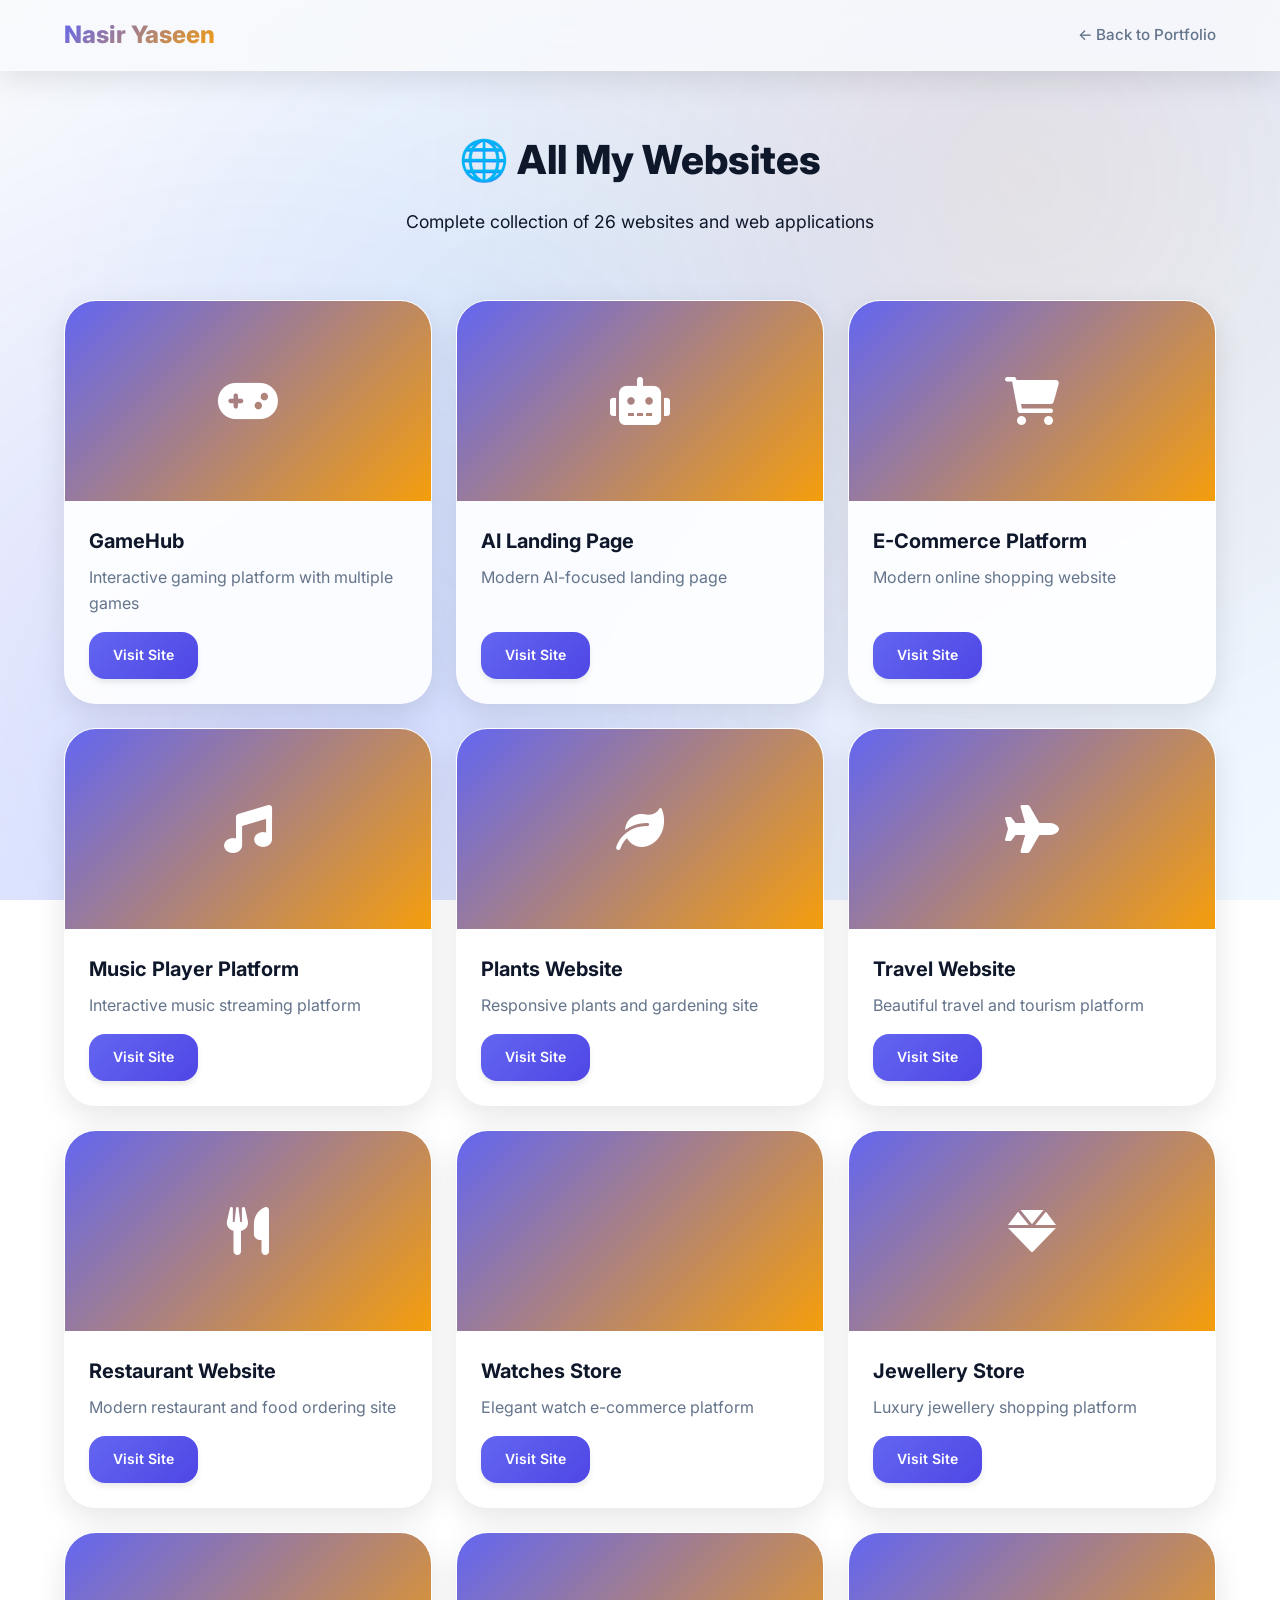
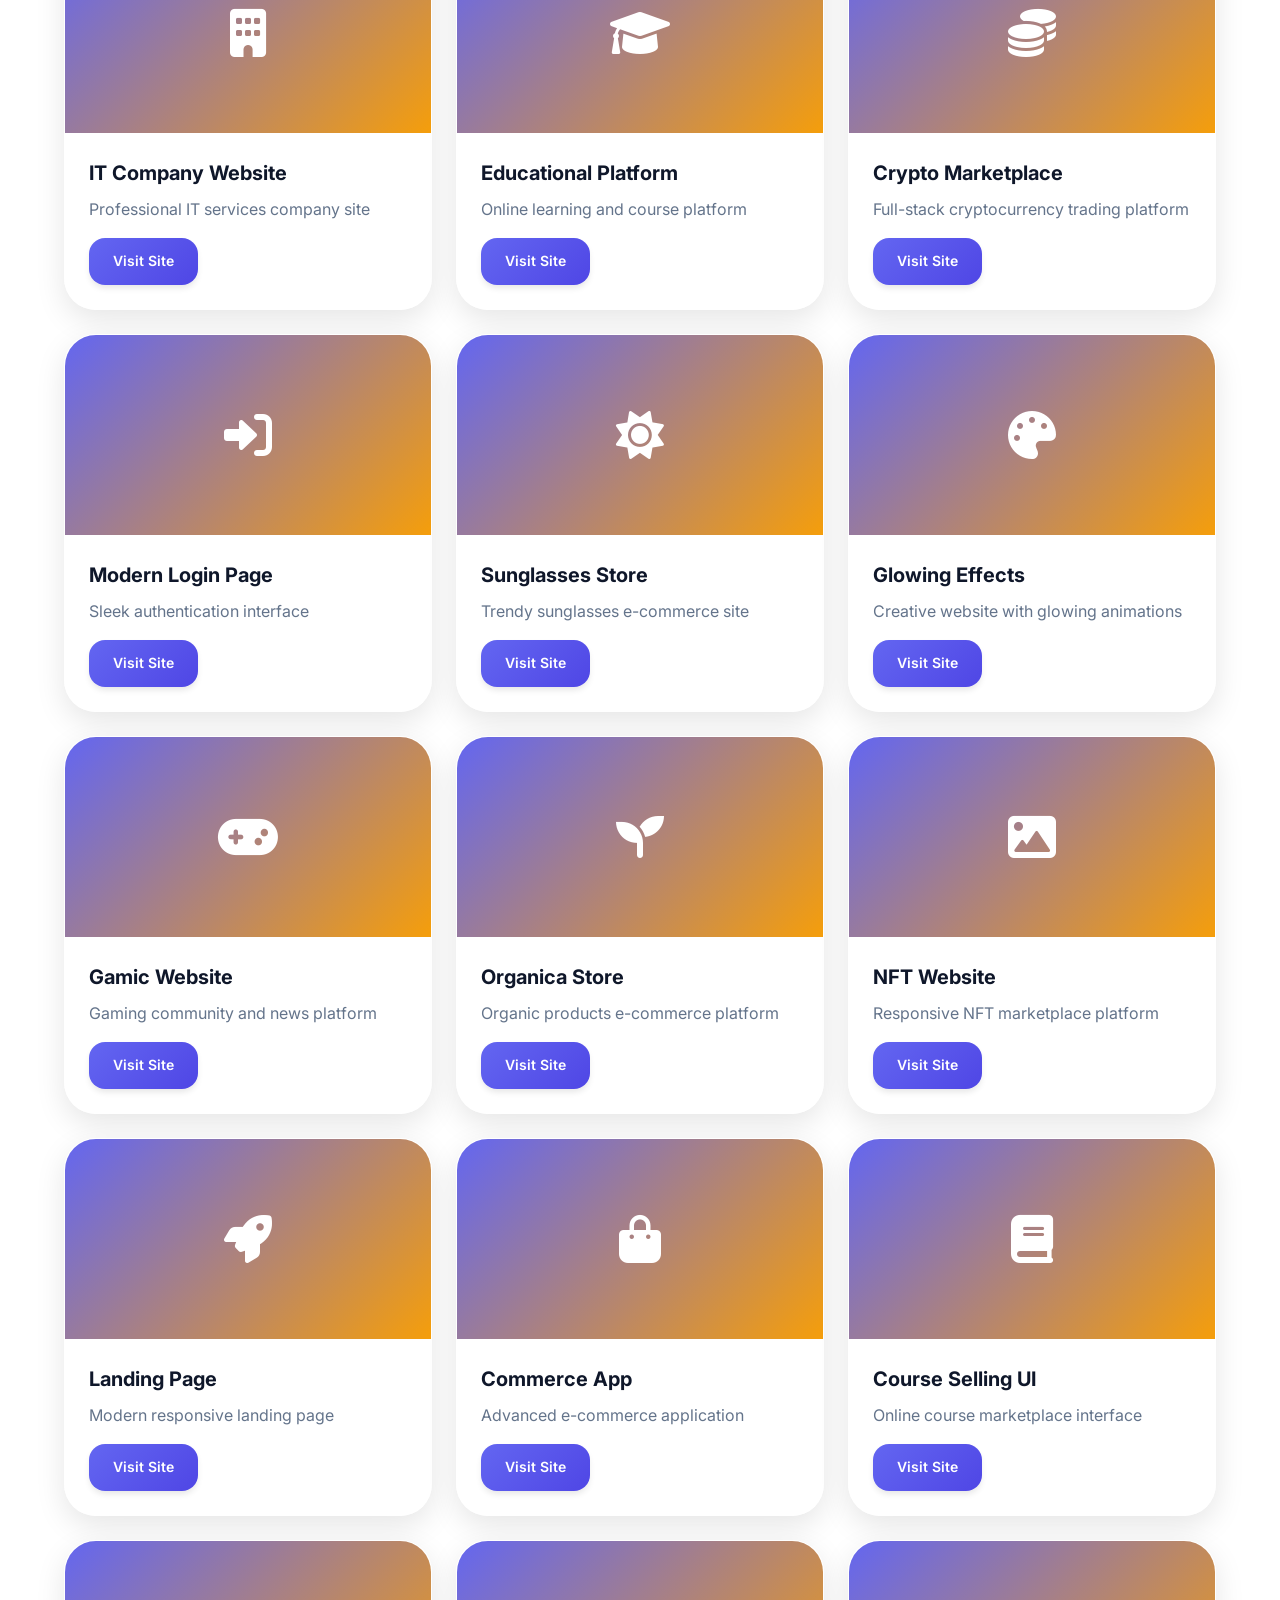
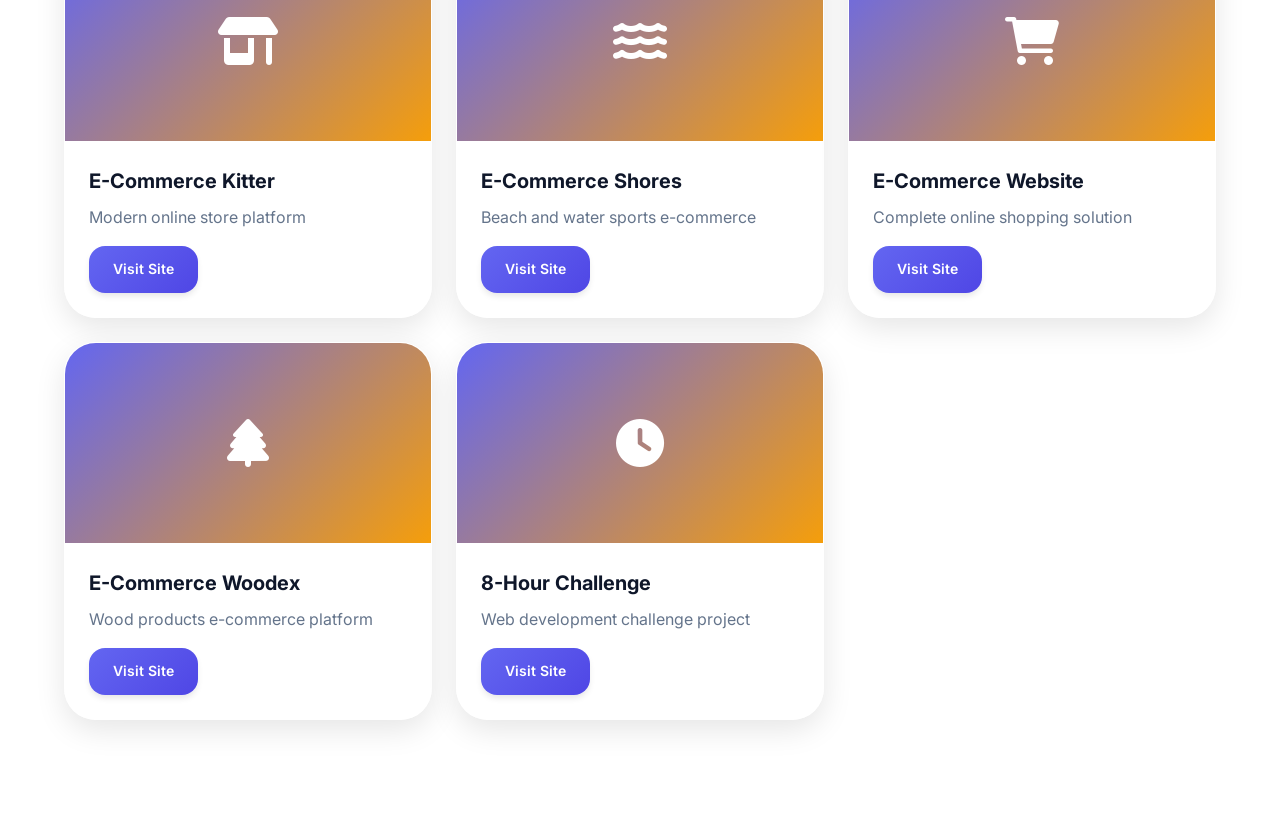
<file: visit-all-websites.html>
<!DOCTYPE html>
<html lang="en">
<head>
    <meta charset="UTF-8">
    <meta name="viewport" content="width=device-width, initial-scale=1.0">
    <title>All My Websites - Nasir Yaseen</title>
    <link rel="stylesheet" href="css/style.css">
    <link href="https://cdnjs.cloudflare.com/ajax/libs/font-awesome/6.0.0/css/all.min.css" rel="stylesheet">
</head>
<body>
    <nav class="navbar">
        <div class="nav-container">
            <div class="nav-logo">Nasir Yaseen</div>
            <ul class="nav-menu">
                <li><a href="index.html">← Back to Portfolio</a></li>
            </ul>
        </div>
    </nav>

    <section class="projects" style="padding-top: 8rem;">
        <div class="container">
            <div class="section-header">
                <h2>🌐 All My Websites</h2>
                <p class="section-subtitle">Complete collection of 26 websites and web applications</p>
            </div>
            <div class="projects-grid">
                <div class="project-card">
                    <div class="project-image"><i class="fas fa-gamepad"></i></div>
                    <div class="project-content">
                        <h3>GameHub</h3>
                        <p>Interactive gaming platform with multiple games</p>
                        <div class="project-links">
                            <a href="visite my all side/GameHub/index.html" target="_blank" class="btn-live">Visit Site</a>
                        </div>
                    </div>
                </div>
                
                <div class="project-card">
                    <div class="project-image"><i class="fas fa-robot"></i></div>
                    <div class="project-content">
                        <h3>AI Landing Page</h3>
                        <p>Modern AI-focused landing page</p>
                        <div class="project-links">
                            <a href="visite my all side/AI Landing Page  Nasir/index.html" target="_blank" class="btn-live">Visit Site</a>
                        </div>
                    </div>
                </div>

                <div class="project-card">
                    <div class="project-image"><i class="fas fa-shopping-cart"></i></div>
                    <div class="project-content">
                        <h3>E-Commerce Platform</h3>
                        <p>Modern online shopping website</p>
                        <div class="project-links">
                            <a href="visite my all side/Build-Ecommerce-Website-With-HTML-CSS-JavaScript/index.html" target="_blank" class="btn-live">Visit Site</a>
                        </div>
                    </div>
                </div>

                <div class="project-card">
                    <div class="project-image"><i class="fas fa-music"></i></div>
                    <div class="project-content">
                        <h3>Music Player Platform</h3>
                        <p>Interactive music streaming platform</p>
                        <div class="project-links">
                            <a href="visite my all side/Music Player Platform -Nasir/index.html" target="_blank" class="btn-live">Visit Site</a>
                        </div>
                    </div>
                </div>

                <div class="project-card">
                    <div class="project-image"><i class="fas fa-leaf"></i></div>
                    <div class="project-content">
                        <h3>Plants Website</h3>
                        <p>Responsive plants and gardening site</p>
                        <div class="project-links">
                            <a href="visite my all side/responsive-plants-website/index.html" target="_blank" class="btn-live">Visit Site</a>
                        </div>
                    </div>
                </div>

                <div class="project-card">
                    <div class="project-image"><i class="fas fa-plane"></i></div>
                    <div class="project-content">
                        <h3>Travel Website</h3>
                        <p>Beautiful travel and tourism platform</p>
                        <div class="project-links">
                            <a href="visite my all side/responsive-travel-website-2/index.html" target="_blank" class="btn-live">Visit Site</a>
                        </div>
                    </div>
                </div>

                <div class="project-card">
                    <div class="project-image"><i class="fas fa-utensils"></i></div>
                    <div class="project-content">
                        <h3>Restaurant Website</h3>
                        <p>Modern restaurant and food ordering site</p>
                        <div class="project-links">
                            <a href="visite my all side/responsive-website-restaurant/index.html" target="_blank" class="btn-live">Visit Site</a>
                        </div>
                    </div>
                </div>

                <div class="project-card">
                    <div class="project-image"><i class="fas fa-watch"></i></div>
                    <div class="project-content">
                        <h3>Watches Store</h3>
                        <p>Elegant watch e-commerce platform</p>
                        <div class="project-links">
                            <a href="visite my all side/responsive-watches-website/index.html" target="_blank" class="btn-live">Visit Site</a>
                        </div>
                    </div>
                </div>

                <div class="project-card">
                    <div class="project-image"><i class="fas fa-gem"></i></div>
                    <div class="project-content">
                        <h3>Jewellery Store</h3>
                        <p>Luxury jewellery shopping platform</p>
                        <div class="project-links">
                            <a href="visite my all side/Jewellery/index.html" target="_blank" class="btn-live">Visit Site</a>
                        </div>
                    </div>
                </div>

                <div class="project-card">
                    <div class="project-image"><i class="fas fa-building"></i></div>
                    <div class="project-content">
                        <h3>IT Company Website</h3>
                        <p>Professional IT services company site</p>
                        <div class="project-links">
                            <a href="visite my all side/IT-Company-Website/index.html" target="_blank" class="btn-live">Visit Site</a>
                        </div>
                    </div>
                </div>

                <div class="project-card">
                    <div class="project-image"><i class="fas fa-graduation-cap"></i></div>
                    <div class="project-content">
                        <h3>Educational Platform</h3>
                        <p>Online learning and course platform</p>
                        <div class="project-links">
                            <a href="visite my all side/Online Educational Landing Page  nasir/index.html" target="_blank" class="btn-live">Visit Site</a>
                        </div>
                    </div>
                </div>

                <div class="project-card">
                    <div class="project-image"><i class="fas fa-coins"></i></div>
                    <div class="project-content">
                        <h3>Crypto Marketplace</h3>
                        <p>Full-stack cryptocurrency trading platform</p>
                        <div class="project-links">
                            <a href="visite my all side/Fullstack Crypto Marketplace/index.html" target="_blank" class="btn-live">Visit Site</a>
                        </div>
                    </div>
                </div>

                <div class="project-card">
                    <div class="project-image"><i class="fas fa-sign-in-alt"></i></div>
                    <div class="project-content">
                        <h3>Modern Login Page</h3>
                        <p>Sleek authentication interface</p>
                        <div class="project-links">
                            <a href="visite my all side/Modern Login Page/index.html" target="_blank" class="btn-live">Visit Site</a>
                        </div>
                    </div>
                </div>

                <div class="project-card">
                    <div class="project-image"><i class="fas fa-sun"></i></div>
                    <div class="project-content">
                        <h3>Sunglasses Store</h3>
                        <p>Trendy sunglasses e-commerce site</p>
                        <div class="project-links">
                            <a href="visite my all side/Sunglasses/index.html" target="_blank" class="btn-live">Visit Site</a>
                        </div>
                    </div>
                </div>

                <div class="project-card">
                    <div class="project-image"><i class="fas fa-palette"></i></div>
                    <div class="project-content">
                        <h3>Glowing Effects</h3>
                        <p>Creative website with glowing animations</p>
                        <div class="project-links">
                            <a href="visite my all side/glowing/index.html" target="_blank" class="btn-live">Visit Site</a>
                        </div>
                    </div>
                </div>

                <div class="project-card">
                    <div class="project-image"><i class="fas fa-gamepad"></i></div>
                    <div class="project-content">
                        <h3>Gamic Website</h3>
                        <p>Gaming community and news platform</p>
                        <div class="project-links">
                            <a href="visite my all side/gamic-website/index.html" target="_blank" class="btn-live">Visit Site</a>
                        </div>
                    </div>
                </div>

                <div class="project-card">
                    <div class="project-image"><i class="fas fa-seedling"></i></div>
                    <div class="project-content">
                        <h3>Organica Store</h3>
                        <p>Organic products e-commerce platform</p>
                        <div class="project-links">
                            <a href="visite my all side/organica/index.html" target="_blank" class="btn-live">Visit Site</a>
                        </div>
                    </div>
                </div>

                <div class="project-card">
                    <div class="project-image"><i class="fas fa-image"></i></div>
                    <div class="project-content">
                        <h3>NFT Website</h3>
                        <p>Responsive NFT marketplace platform</p>
                        <div class="project-links">
                            <a href="visite my all side/Responsive NFT Website/index.html" target="_blank" class="btn-live">Visit Site</a>
                        </div>
                    </div>
                </div>

                <div class="project-card">
                    <div class="project-image"><i class="fas fa-rocket"></i></div>
                    <div class="project-content">
                        <h3>Landing Page</h3>
                        <p>Modern responsive landing page</p>
                        <div class="project-links">
                            <a href="visite my all side/Responsive-Landing-Page-Website/index.html" target="_blank" class="btn-live">Visit Site</a>
                        </div>
                    </div>
                </div>

                <div class="project-card">
                    <div class="project-image"><i class="fas fa-shopping-bag"></i></div>
                    <div class="project-content">
                        <h3>Commerce App</h3>
                        <p>Advanced e-commerce application</p>
                        <div class="project-links">
                            <a href="visite my all side/Commerce App/index.html" target="_blank" class="btn-live">Visit Site</a>
                        </div>
                    </div>
                </div>

                <div class="project-card">
                    <div class="project-image"><i class="fas fa-book"></i></div>
                    <div class="project-content">
                        <h3>Course Selling UI</h3>
                        <p>Online course marketplace interface</p>
                        <div class="project-links">
                            <a href="visite my all side/Course Selling Website UI/index.html" target="_blank" class="btn-live">Visit Site</a>
                        </div>
                    </div>
                </div>

                <div class="project-card">
                    <div class="project-image"><i class="fas fa-store-alt"></i></div>
                    <div class="project-content">
                        <h3>E-Commerce Kitter</h3>
                        <p>Modern online store platform</p>
                        <div class="project-links">
                            <a href="visite my all side/E-Commerce kitter/index.html" target="_blank" class="btn-live">Visit Site</a>
                        </div>
                    </div>
                </div>

                <div class="project-card">
                    <div class="project-image"><i class="fas fa-water"></i></div>
                    <div class="project-content">
                        <h3>E-Commerce Shores</h3>
                        <p>Beach and water sports e-commerce</p>
                        <div class="project-links">
                            <a href="visite my all side/E-Commerce shores/index.html" target="_blank" class="btn-live">Visit Site</a>
                        </div>
                    </div>
                </div>

                <div class="project-card">
                    <div class="project-image"><i class="fas fa-shopping-cart"></i></div>
                    <div class="project-content">
                        <h3>E-Commerce Website</h3>
                        <p>Complete online shopping solution</p>
                        <div class="project-links">
                            <a href="visite my all side/E-Commerce website/index.html" target="_blank" class="btn-live">Visit Site</a>
                        </div>
                    </div>
                </div>

                <div class="project-card">
                    <div class="project-image"><i class="fas fa-tree"></i></div>
                    <div class="project-content">
                        <h3>E-Commerce Woodex</h3>
                        <p>Wood products e-commerce platform</p>
                        <div class="project-links">
                            <a href="visite my all side/E-Commerce woodex/index.html" target="_blank" class="btn-live">Visit Site</a>
                        </div>
                    </div>
                </div>

                <div class="project-card">
                    <div class="project-image"><i class="fas fa-clock"></i></div>
                    <div class="project-content">
                        <h3>8-Hour Challenge</h3>
                        <p>Web development challenge project</p>
                        <div class="project-links">
                            <a href="visite my all side/8-Hours-No-Framework-Web-Dev-Challenge/index.html" target="_blank" class="btn-live">Visit Site</a>
                        </div>
                    </div>
                </div>
            </div>
        </div>
    </section>

    <script src="js/main.js"></script>
</body>
</html>
</file>
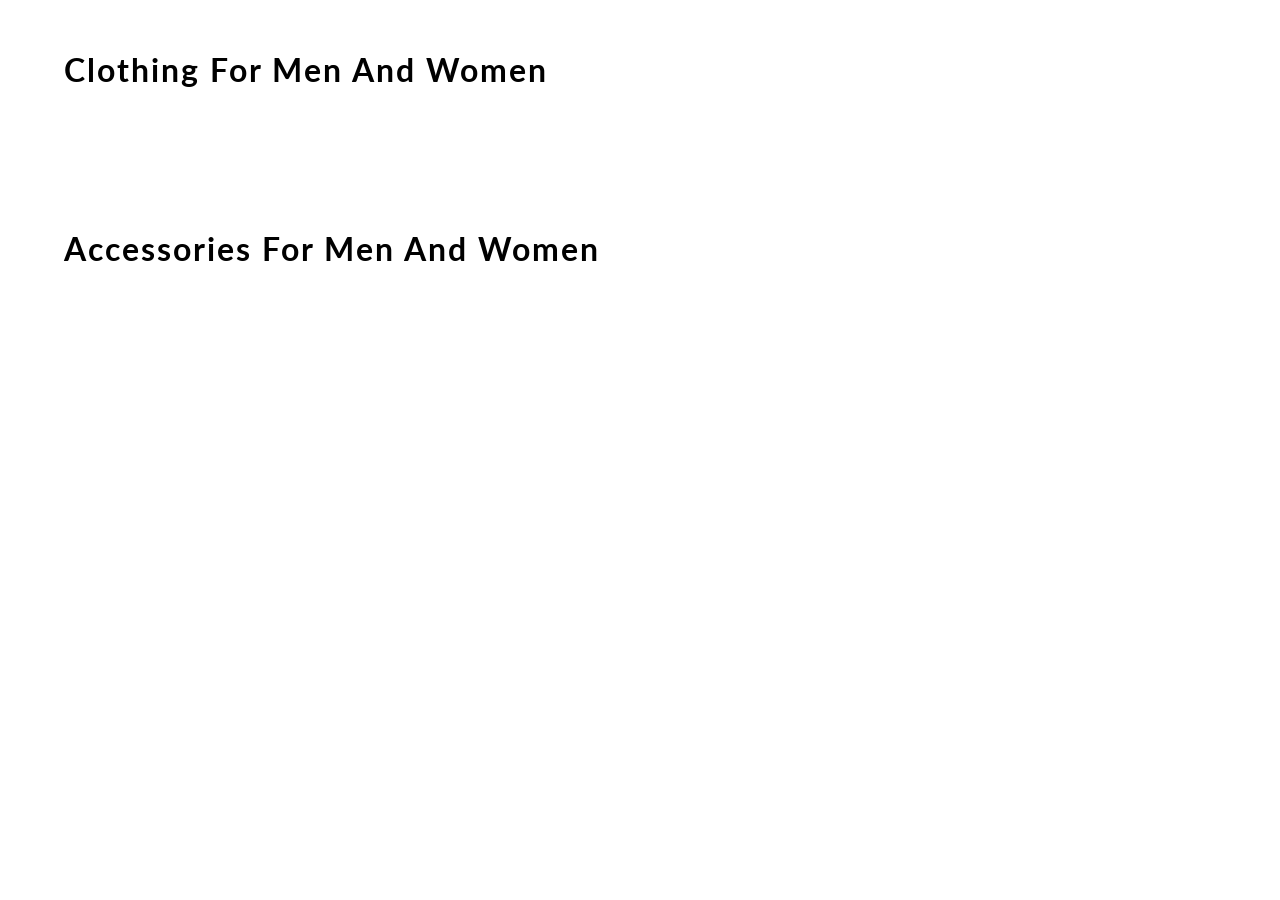
<file: E-Commerce-Website/content.html>
<!DOCTYPE html>
<html lang="en">
<head>
    <meta charset="UTF-8">
    <meta name="viewport" content="width=device-width, initial-scale=1.0">
    <meta http-equiv="X-UA-Compatible" content="ie=edge">
    <title> CONTENT | E-COMMERCE WEBSITE BY EDYODA </title>
    <link href="https://fonts.googleapis.com/css?family=Lato&display=swap" rel="stylesheet">
    <!-- favicon -->
    <link rel="icon" href="https://yt3.ggpht.com/a/AGF-l78km1YyNXmF0r3-0CycCA0HLA_i6zYn_8NZEg=s900-c-k-c0xffffffff-no-rj-mo" type="image/gif" sizes="16x16">

    <link rel="stylesheet" href="css/content.css">

</head>
<body>
    <div id="mainContainer">

        <h1> clothing for men and women </h1>
        <div id="containerClothing">
            <!-- JS rendered code -->
        </div>

        <h1> accessories for men and women </h1>
        <div id="containerAccessories">
            <!-- JS rendered code -->
        </div>
    </div>
</body>
<script src="content.js"></script>
</html>
</file>
<file: 8-Hours-No-Framework-Web-Dev-Challenge/style.css>
.text-primary{
    color: #2c1d3a !important;
}

.bg-primary{
    background-color: #2c1d3a !important;
}

.bg-secondary{
    background-color: #f6fafd !important;
}

.btn-primary{
    background-color: #2c1d3a !important;
    border: none !important;
    border-radius: 0 !important;
    outline: none !important;
}

.btn-secondary{
    background-color: #6b2d5e !important;
    border: none !important;
    border-radius: 0 !important;
    outline: none !important;
}

.bg-light{
    background-color: transparent !important;
}

.has-search .form-control {
    padding-left: 2.375rem;
}

.has-search .form-control-feedback {
    position: absolute;
    z-index: 2;
    display: block;
    width: 2.375rem;
    height: 2.375rem;
    line-height: 2.375rem;
    text-align: center;
    pointer-events: none;
    color: #aaa;
}

#form input {
    border: none !important;
    border-bottom: 2px solid grey !important;
    border-radius: 0 !important;

    padding-bottom: 1.5rem !important;
}
</file>
<file: Course Selling Website UI/style.css>
@import url('https://fonts.googleapis.com/css2?family=Open+Sans:ital,wght@0,300..800;1,300..800&display=swap');

*{
    margin: 0;
    padding: 0;
    box-sizing: border-box;
    font-family: "Open Sans", sans-serif;
}

a{
    text-decoration: none;
    color: #000;
}

img{
    object-fit: cover;
}

.navbar{
    display: flex;
    align-items: center;
    justify-content: space-between;
    padding: 20px 40px;
}

.navbar__logo{
    flex: 1;
    font-size: 1.6rem;
    font-weight: 700;
}

.navbar__notch{
    background: #f7f7f7;
    padding: 8px 20px 8px 28px;
    display: flex;
    align-items: center;
    justify-content: center;
    gap: 20px;
    border-radius: 2rem;
    border: 1px solid #ccc;
}

.navbar__notch p{
    font-size: 0.8rem;
    font-weight: 500;
    position: relative;
}

.navbar__notch p::before{
    position: absolute;
    content: "";
    background: #000;
    width: 5px;
    height: 5px;
    border-radius: 50%;
    top: 50%;
    transform: translateY(-50%);
    left: -10px;
}

.navbar__notch a{
    font-size: 0.9rem;
    font-weight: 600;
    position: relative;
}

.navbar__notch a::before{
    position: absolute;
    content: "New";
    padding: 2px 6px;
    background: #d85f44;
    color: #fff;
    font-size: 0.7rem;
    border-radius: 10px;
    top: -18px;
    right: -12px;
}

.navbar__menu{
    display: flex;
    flex: 1;
    align-items: center;
    justify-content: flex-end;
    gap: 1rem;
}

.navbar__menu-link{
    font-size: 0.8rem;
    font-weight: 600;
    background: #f7f7f7;
    padding: 6px 14px;
    border-radius: 20px;
    border: 1px solid #ccc;
    transition: all 0.3s ease;
}

.navbar__menu-link:hover,
.hero-course__mode-option.selected,
.hero-course__duration-option.selected{
    background: #edefde;
    border-color: transparent;
}

.hero{
    margin-top: 1.4rem;
    display: flex;
    align-items: center;
    height: calc(100vh - 100px);
    gap: 3rem;
    padding: 0 40px;
}

.hero__image{
    width: 50%;
    height: 90%;
    border-radius: 3rem;
}

.hero-course{
    width: 50%;
}

.hero-course__title{
    font-size: 2.8rem;
    margin-bottom: 0.5rem;
}

.hero-course__author{
    display: inline;
    font-weight: 600;
    margin-right: 1rem;
}

.hero-course__rating{
    display: inline-flex;
    align-items: center;
    gap: 0.3rem;
}

.hero-course__stars{
    display: flex;
    font-size: 1rem;
}

.hero-course__reviews{
    font-size: 0.8rem;
    font-weight: 600;
}

.hero-course__label{
    margin: 1.5rem 0 0.7rem;
    font-size: 1rem;
}

.hero-course__mode-option,
.hero-course__duration-option,
.hero-course__button{
    padding: 0.4rem 1rem;
    margin-left: 0.4rem;
    border-radius: 2rem;
    background: #fff;
    border: 1px solid #ccc;
    font-weight: 600;
    cursor: pointer;
    transition: all 0.3s ease;
}

.hero-course__mode-option:hover,
.hero-course__duration-option:hover,
.hero-course__button:hover{
    background: #f7f7f7;
}

.hero-course__actions{
    margin-top: 2rem;
}

.hero-course__price{
    font-weight: 700;
    margin-left: 1.2rem;
    font-size: 1.2rem;
}

.hero-course__price-original{
    margin-left: 0.6rem;
    color: #808080;
    text-decoration: line-through;
}

.hero-course__button{
    padding: 0.8rem 2rem;
    transition: all 0.3s ease;
}

.hero-course__button--enroll{
    background: #66bb6a;
    border-color: transparent;
    color: #fff;
}

.hero-course__button--enroll:hover{
    background: #388e3c;
}

.separator{
    display: block;
    margin: 4rem 0 4rem;
    text-align: center;
    font-size: 3rem;
    font-weight: 600;
    padding: 0 40px;
}

.program,
.career{
    display: flex;
    align-items: center;
    gap: 3rem;
    padding: 0 40px;
}

.program__image,
.career__image{
    width: 45%;
}

.program__image-photo,
.career__image-photo{
    width: 100%;
    height: 540px;
    border-radius: 2rem;
}

.program__info,
.career__details,
.about__details{
    width: 55%;
}

.program__title,
.career__title{
    font-size: 2rem;
    font-weight: 600;
    margin-bottom: 0.5rem;
}

.program__description,
.career__description{
    font-size: 0.9rem;
    margin-bottom: 2.5rem;
}

.program__details{
    display: flex;
    align-items: center;
    justify-content: space-between;
    gap: 1rem;
}

.program__label{
    margin-bottom: 1rem;
    font-size: 1rem;
}

.program__duration-list,
.program__format-list{
    list-style: none;
}

.program__duration-item,
.program__format-item{
    margin-bottom: 0.3rem;
    font-size: 0.9rem;
}

.course-list{
    display: flex;
    align-items: center;
    gap: 3rem;
    padding: 0 40px;
}

.course-list__item{
    width: 25%;
}

.course-list__item-image{
    width: 100%;
    height: 400px;
    border-radius: 2rem;
}

.course-list__item-details{
    display: flex;
    align-items: center;
    justify-content: space-between;
    margin: 0.6rem 0 1.5rem;
}

.course-list__item-title,
.course-list__item-price{
    font-weight: 600;
}

.course-list__item-price span{
    font-size: 0.8rem;
    font-weight: 500;
}

.course-list__item-description{
    margin-bottom: 1rem;
    font-size: 0.9rem;
    font-weight: 500;
    text-align: justify;
}

.course-list__item-button{
    padding: 0.5rem 1.2rem;
    border: 1px solid #ccc;
    border-radius: 2rem;
    background: #fff;
    cursor: pointer;
    font-weight: 500;
    transition: all 0.3s ease;
}

.course-list__item-button:hover{
    background: #ebeddf;
    border-color: transparent;
}

.career{
    margin-top: 5rem;
}

.career__benefits{
    display: flex;
    flex-direction: column;
    gap: 1.2rem;
}

.career__benefit-title{
    margin-bottom: 0.4rem;
    font-weight: 600;
    font-size: 1.2rem;
}

.career__benefit-description{
    font-size: 0.9rem;
}

.about{
    background-color: #A7D4FD;
    background-image: repeating-radial-gradient(circle at 0 0, transparent 0, #A7D4FD 40px), repeating-linear-gradient(#9CCFFA55, #9CCFFA);
    height: 440px;
    margin-top: 5rem;
    border-radius: 3rem;
    display: flex;
    align-items: center;
    padding: 2rem 0rem 2rem 6rem;
    gap: 5rem;
    margin: 80px 40px 0 40px;
}

.about__image{
    width: 27%;
    height: 85%;
    transform: rotate(-10deg);
    border-radius: 2rem;
    box-shadow: 0 10px 30px rgba(0, 0, 0, 0.2);
}

.about__details-title{
    font-size: 2.5rem;
    font-weight: 600;
    margin-bottom: 0.5rem;
}

.about__details-description{
    color: #424242;
    font-size: 1rem;
    margin-bottom: 2rem;
}

.about__details-button{
    padding: 0.6rem 2rem;
    border-radius: 2rem;
    border: none;
    box-shadow: 0 10px 30px rgba(0, 0, 0, 0.1);
    font-weight: 600;
    cursor: pointer;
    transition: all 0.3s ease;
}

.about__details-button:hover{
    box-shadow: 0 10px 30px rgba(0, 0, 0, 0.3);
}

.gradient{
    background: linear-gradient(180deg, #fff 0%, #e0f2ff 20%, #b0d4ff 100%);
    margin-top: 5rem;
}

.subscription{
    text-align: center;
    padding: 60px 40px;
}

.subscription__title{
    font-size: 2.5rem;
    font-weight: 600;
}

.subscription__description{
    margin: 1rem 0 2rem;
}

.subscription__form{
    position: relative;
    background: #fff;
    display: inline;
    padding: 0.6rem 0.4rem 0.7rem;
    border-radius: 2rem;
}

.subscription__input{
    padding: 0.4rem;
    width: 320px;
    border: none;
    outline: none;
}

.subscription__button{
    padding: 0.5rem 0.8rem;
    border: none;
    border-radius: 2rem;
    background: #a2cff8;
    cursor: pointer;
    transition: all 0.3s ease;
}

.subscription__button:hover{
    background: #83bff5;
}

.footer{
    display: flex;
    flex-direction: column;
    padding: 0 40px;
    margin-top: 4rem;
}

.footer-links{
    display: flex;
    justify-content: space-around;
}

.footer__column{
    display: flex;
    flex-direction: column;
    gap: 1rem;
}

.footer__link{
    transition: all 0.3s ease;
}

.footer__link:hover{
    transform: translateX(8px);
}

.footer__brand-name{
    font-size: 1.5rem;
    font-weight: bold;
}

.footer__copyright{
    font-size: 0.8rem;
    font-weight: 600;
    margin: 2rem 0 1rem;
    text-align: center;
}

@media screen and (max-width: 1200px) {
    
    .navbar__notch,
    .program__image{
        display: none;
    }

    .navbar__menu{
        gap: 0.6rem;
    }

    .hero-course__mode-option{
        margin-left: 0 !important;
    }

    .program{
        flex-direction: column;
    }

    .program__info{
        width: 100%;
    }

    .program__details{
        justify-content: space-around;
    }

    .course-list{
        flex-wrap: wrap;
    }

    .course-list__item{
        width: 46%;
    }

    .about{
        padding: 1rem 0rem 1rem 4rem;
    }

    .about__image{
        width: 30%;
        height: 80%;
    }

    .about__details-title{
        font-size: 2.2rem;
    }

    .about__details-description{
        font-size: 0.9rem;
    }

    .footer-links{
        justify-content: space-between;
    }

}

@media screen and (max-width: 1010px) {
    
    .hero{
        flex-direction: column;
        height: auto;
    }

    .hero__image,
    .hero-course,
    .career__details,
    .career__image,
    .about__details{
        width: 100%;
    }

    .hero__image{
        aspect-ratio: 1/1;
    }

    .career{
        flex-direction: column;
    }

    .about{
        height: auto;
        padding: 2rem;
    }

    .about__image{
        display: none;
    }

}

@media screen and (max-width: 768px) {
    
    .navbar{
        padding: 20px;
    }

    .hero{
        padding: 0 20px;
        gap: 2rem;
    }

    .hero-course__title{
        font-size: 1.8rem;
    }

    .separator{
        font-size: 2rem;
        margin-bottom: 2rem;
    }

    .program{
        padding: 0 20px;
    }

    .program__title{
        font-size: 1.6rem;
    }

    .program__details{
        flex-direction: column;
    }

    .program__details-duration,
    .program__details-format,
    .course-list__item{
        width: 100%;
    }
    
    .career{
        margin-top: 3rem;
    }

    .career__title{
        font-size: 1.8rem;
        text-align: center;
        margin-bottom: 1rem;
    }

    .career__image-photo{
        height: auto;
        aspect-ratio: 1/1;
    }

    .about{
        margin: 40px 20px 0 20px;
    }

    .about__details-title{
        font-size: 1.8rem;
    }

    .subscription__title{
        font-size: 2rem;
    }

    .subscription__description{
        font-size: 0.9rem;
    }

    .subscription__input{
        width: 280px;
    }

    .footer__branding{
        display: none;
    }

    .footer__link{
        font-size: 0.9rem;
    }

}
</file>
<file: css/style.css>
@import url('https://fonts.googleapis.com/css2?family=Inter:wght@300;400;500;600;700;800&display=swap');

:root {
    --primary: #6366f1;
    --primary-dark: #4f46e5;
    --primary-light: #818cf8;
    --secondary: #f59e0b;
    --secondary-dark: #d97706;
    --accent: #06b6d4;
    --accent-dark: #0891b2;
    --success: #10b981;
    --warning: #f59e0b;
    --error: #ef4444;
    --text-primary: #0f172a;
    --text-secondary: #64748b;
    --text-muted: #94a3b8;
    --bg-primary: #ffffff;
    --bg-secondary: #f8fafc;
    --bg-tertiary: #f1f5f9;
    --bg-glass: rgba(255, 255, 255, 0.1);
    --border: #e2e8f0;
    --border-light: #f1f5f9;
    --shadow-sm: 0 1px 3px 0 rgb(0 0 0 / 0.1);
    --shadow: 0 4px 6px -1px rgb(0 0 0 / 0.1);
    --shadow-md: 0 10px 15px -3px rgb(0 0 0 / 0.1);
    --shadow-lg: 0 20px 25px -5px rgb(0 0 0 / 0.1);
    --shadow-xl: 0 25px 50px -12px rgb(0 0 0 / 0.25);
    --shadow-2xl: 0 35px 60px -12px rgb(0 0 0 / 0.3);
    --radius: 16px;
    --radius-lg: 24px;
    --radius-xl: 32px;
    --gradient-primary: linear-gradient(135deg, var(--primary), var(--primary-dark));
    --gradient-secondary: linear-gradient(135deg, var(--secondary), var(--secondary-dark));
    --gradient-accent: linear-gradient(135deg, var(--accent), var(--accent-dark));
    --gradient-rainbow: linear-gradient(135deg, var(--primary), var(--secondary), var(--accent));
}



* {
    margin: 0;
    padding: 0;
    box-sizing: border-box;
}

html {
    scroll-behavior: smooth;
}

body {
    font-family: 'Inter', -apple-system, BlinkMacSystemFont, sans-serif;
    line-height: 1.6;
    color: var(--text-primary);
    background: linear-gradient(135deg, #f8fafc 0%, #e0e7ff 50%, #f0f9ff 100%);
    background-attachment: fixed;
    overflow-x: hidden;
    position: relative;
}

body::before {
    content: '';
    position: fixed;
    top: 0;
    left: 0;
    width: 100%;
    height: 100%;
    background: 
        radial-gradient(circle at 20% 80%, rgba(99, 102, 241, 0.1) 0%, transparent 50%),
        radial-gradient(circle at 80% 20%, rgba(245, 158, 11, 0.1) 0%, transparent 50%),
        radial-gradient(circle at 40% 40%, rgba(6, 182, 212, 0.05) 0%, transparent 50%);
    pointer-events: none;
    z-index: -1;
}

.container {
    max-width: 1200px;
    margin: 0 auto;
    padding: 0 1.5rem;
}

.navbar {
    position: fixed;
    top: 0;
    width: 100%;
    background: rgba(248, 250, 252, 0.85);
    backdrop-filter: blur(20px) saturate(180%);
    border-bottom: 1px solid rgba(255, 255, 255, 0.2);
    box-shadow: 0 8px 32px rgba(0, 0, 0, 0.1);
    z-index: 1000;
    transition: all 0.4s cubic-bezier(0.4, 0, 0.2, 1);
}

.navbar.scrolled {
    background: rgba(248, 250, 252, 0.95);
    box-shadow: 0 10px 40px rgba(0, 0, 0, 0.15);
}



.nav-container {
    display: flex;
    justify-content: space-between;
    align-items: center;
    padding: 1rem 1.5rem;
    max-width: 1200px;
    margin: 0 auto;
}

.nav-logo {
    font-size: 1.5rem;
    font-weight: 800;
    background: linear-gradient(135deg, var(--primary), var(--secondary));
    -webkit-background-clip: text;
    -webkit-text-fill-color: transparent;
    background-clip: text;
}

.nav-menu {
    display: flex;
    list-style: none;
    gap: 2rem;
}

.nav-menu a {
    text-decoration: none;
    color: var(--text-secondary);
    font-weight: 500;
    font-size: 0.95rem;
    transition: all 0.3s ease;
    position: relative;
}

.nav-menu a:hover {
    color: var(--primary);
}

.nav-menu a::after {
    content: '';
    position: absolute;
    bottom: -4px;
    left: 0;
    width: 0;
    height: 2px;
    background: var(--primary);
    transition: width 0.3s ease;
}

.nav-menu a:hover::after {
    width: 100%;
}

.nav-controls {
    display: flex;
    align-items: center;
    gap: 1rem;
}

.theme-toggle {
    background: var(--bg-secondary);
    border: 1px solid var(--border);
    color: var(--text-secondary);
    width: 40px;
    height: 40px;
    border-radius: 50%;
    cursor: pointer;
    transition: all 0.3s ease;
    display: flex;
    align-items: center;
    justify-content: center;
}

.theme-toggle:hover {
    background: var(--primary);
    color: white;
    border-color: var(--primary);
}

.hamburger {
    display: none;
    flex-direction: column;
    cursor: pointer;
    gap: 4px;
}

.hamburger span {
    width: 24px;
    height: 2px;
    background: var(--text-primary);
    transition: 0.3s;
    border-radius: 2px;
}

.hero {
    min-height: 100vh;
    display: flex;
    align-items: center;
    position: relative;
    overflow: hidden;
    padding: 6rem 0 4rem;
    background: linear-gradient(135deg, rgba(255, 255, 255, 0.1) 0%, rgba(255, 255, 255, 0.05) 100%);
}

.hero-bg {
    position: absolute;
    inset: 0;
    z-index: -1;
}

.grid-pattern {
    position: absolute;
    inset: 0;
    background-image: 
        linear-gradient(rgba(99, 102, 241, 0.03) 1px, transparent 1px),
        linear-gradient(90deg, rgba(99, 102, 241, 0.03) 1px, transparent 1px);
    background-size: 50px 50px;
}

.gradient-orb {
    position: absolute;
    border-radius: 50%;
    filter: blur(80px);
    opacity: 0.4;
    animation: float 12s ease-in-out infinite;
    will-change: transform;
}

.orb-1 {
    width: 400px;
    height: 400px;
    background: linear-gradient(135deg, var(--primary), var(--accent));
    top: 5%;
    left: 5%;
    animation-delay: 0s;
}

.orb-2 {
    width: 300px;
    height: 300px;
    background: linear-gradient(135deg, var(--secondary), var(--success));
    top: 50%;
    right: 10%;
    animation-delay: 3s;
}

.orb-3 {
    width: 250px;
    height: 250px;
    background: linear-gradient(135deg, var(--accent), var(--primary));
    bottom: 10%;
    left: 50%;
    animation-delay: 6s;
}

.orb-4 {
    width: 200px;
    height: 200px;
    background: linear-gradient(135deg, var(--success), var(--secondary));
    top: 30%;
    left: 80%;
    animation-delay: 9s;
}

.hero-content {
    display: grid;
    grid-template-columns: 1fr 1fr;
    gap: 4rem;
    align-items: center;
    max-width: 1200px;
    margin: 0 auto;
    padding: 0 1.5rem;
    position: relative;
    z-index: 1;
}

.hero-text {
    max-width: 600px;
}

.hero-badge {
    display: inline-flex;
    align-items: center;
    gap: 0.75rem;
    background: rgba(255, 255, 255, 0.9);
    border: 1px solid rgba(255, 255, 255, 0.3);
    padding: 0.75rem 1.5rem;
    border-radius: 50px;
    font-size: 0.9rem;
    font-weight: 600;
    color: var(--text-secondary);
    margin-bottom: 2rem;
    backdrop-filter: blur(20px) saturate(180%);
    box-shadow: 0 8px 32px rgba(0, 0, 0, 0.1);
    transition: all 0.3s ease;
    position: relative;
    overflow: hidden;
}

.hero-badge::before {
    content: '';
    position: absolute;
    top: 0;
    left: -100%;
    width: 100%;
    height: 100%;
    background: linear-gradient(90deg, transparent, rgba(255, 255, 255, 0.4), transparent);
    transition: left 0.6s ease;
}

.hero-badge:hover::before {
    left: 100%;
}

.hero-badge:hover {
    transform: translateY(-2px);
    box-shadow: 0 12px 40px rgba(0, 0, 0, 0.15);
}

.badge-dot {
    width: 8px;
    height: 8px;
    background: var(--success);
    border-radius: 50%;
    animation: pulse 2s infinite;
}

.hero-title {
    font-size: clamp(2.5rem, 5vw, 4rem);
    font-weight: 800;
    line-height: 1.1;
    margin-bottom: 1.5rem;
}

.title-line {
    display: block;
}

.highlight {
    background: linear-gradient(135deg, var(--primary), var(--secondary));
    -webkit-background-clip: text;
    -webkit-text-fill-color: transparent;
    background-clip: text;
}

.hero-description {
    font-size: 1.125rem;
    color: var(--text-secondary);
    line-height: 1.7;
    margin-bottom: 2rem;
    max-width: 500px;
}

.hero-actions {
    display: flex;
    gap: 1rem;
    margin-bottom: 3rem;
    flex-wrap: wrap;
}

.btn-primary, .btn-secondary {
    display: inline-flex;
    align-items: center;
    gap: 0.75rem;
    padding: 1.25rem 2.5rem;
    border-radius: var(--radius);
    font-weight: 600;
    font-size: 1.1rem;
    text-decoration: none;
    transition: all 0.4s cubic-bezier(0.4, 0, 0.2, 1);
    position: relative;
    overflow: hidden;
    border: none;
    cursor: pointer;
}

.btn-primary {
    background: var(--gradient-primary);
    color: white;
    box-shadow: 0 10px 30px rgba(99, 102, 241, 0.3);
}

.btn-primary::before {
    content: '';
    position: absolute;
    top: 0;
    left: -100%;
    width: 100%;
    height: 100%;
    background: linear-gradient(90deg, transparent, rgba(255, 255, 255, 0.2), transparent);
    transition: left 0.6s ease;
}

.btn-primary:hover::before {
    left: 100%;
}

.btn-primary:hover {
    transform: translateY(-4px) scale(1.02);
    box-shadow: 0 20px 40px rgba(99, 102, 241, 0.4);
}

.btn-secondary {
    background: rgba(255, 255, 255, 0.9);
    color: var(--text-primary);
    border: 1px solid rgba(255, 255, 255, 0.3);
    backdrop-filter: blur(20px) saturate(180%);
    box-shadow: 0 8px 32px rgba(0, 0, 0, 0.1);
}

.btn-secondary:hover {
    background: rgba(255, 255, 255, 1);
    transform: translateY(-4px) scale(1.02);
    box-shadow: 0 15px 35px rgba(0, 0, 0, 0.15);
}

.hero-stats {
    display: flex;
    gap: 2rem;
}

.stat {
    text-align: center;
}

.stat-number {
    display: block;
    font-size: 2rem;
    font-weight: 800;
    color: var(--primary);
    line-height: 1;
}

.stat-label {
    font-size: 0.875rem;
    color: var(--text-muted);
    font-weight: 500;
}

.hero-visual {
    display: flex;
    justify-content: center;
    align-items: center;
}

.visual-container {
    position: relative;
    width: 100%;
    max-width: 500px;
}

.code-editor {
    background: rgba(255, 255, 255, 0.95);
    border: 1px solid rgba(255, 255, 255, 0.3);
    border-radius: var(--radius-lg);
    box-shadow: 0 25px 50px rgba(0, 0, 0, 0.15);
    backdrop-filter: blur(20px) saturate(180%);
    overflow: hidden;
    transform: perspective(1200px) rotateY(-8deg) rotateX(5deg);
    transition: all 0.6s cubic-bezier(0.4, 0, 0.2, 1);
    position: relative;
}

.code-editor::before {
    content: '';
    position: absolute;
    top: 0;
    left: 0;
    right: 0;
    bottom: 0;
    background: linear-gradient(135deg, rgba(99, 102, 241, 0.05), rgba(245, 158, 11, 0.05));
    opacity: 0;
    transition: opacity 0.3s ease;
}

.code-editor:hover {
    transform: perspective(1200px) rotateY(0deg) rotateX(0deg) scale(1.02);
    box-shadow: 0 35px 70px rgba(0, 0, 0, 0.2);
}

.code-editor:hover::before {
    opacity: 1;
}

.editor-header {
    display: flex;
    align-items: center;
    justify-content: space-between;
    padding: 1rem;
    background: var(--bg-secondary);
    border-bottom: 1px solid var(--border);
}

.editor-dots {
    display: flex;
    gap: 0.5rem;
}

.dot {
    width: 12px;
    height: 12px;
    border-radius: 50%;
}

.dot.red { background: #ef4444; }
.dot.yellow { background: #f59e0b; }
.dot.green { background: #10b981; }

.editor-title {
    font-size: 0.875rem;
    color: var(--text-secondary);
    font-weight: 500;
}

.editor-content {
    padding: 1.5rem;
    font-family: 'Monaco', 'Menlo', monospace;
    font-size: 0.875rem;
    line-height: 1.6;
}

.code-line {
    margin-bottom: 0.5rem;
    animation: typewriter 0.5s ease-in-out;
}

.code-line:nth-child(1) { animation-delay: 0.5s; opacity: 0; animation-fill-mode: forwards; }
.code-line:nth-child(2) { animation-delay: 1s; opacity: 0; animation-fill-mode: forwards; }
.code-line:nth-child(3) { animation-delay: 1.5s; opacity: 0; animation-fill-mode: forwards; }
.code-line:nth-child(4) { animation-delay: 2s; opacity: 0; animation-fill-mode: forwards; }
.code-line:nth-child(5) { animation-delay: 2.5s; opacity: 0; animation-fill-mode: forwards; }
.code-line:nth-child(6) { animation-delay: 3s; opacity: 0; animation-fill-mode: forwards; }

.keyword { color: #8b5cf6; font-weight: 600; }
.variable { color: #06b6d4; }
.property { color: #10b981; }
.string { color: #f59e0b; }
.number { color: #ef4444; }

.floating-icons {
    position: absolute;
    inset: 0;
    pointer-events: none;
}

.icon {
    position: absolute;
    font-size: 2rem;
    animation: float 6s ease-in-out infinite;
}

.icon-1 {
    top: 10%;
    right: -10%;
    animation-delay: 0s;
}

.icon-2 {
    top: 60%;
    left: -15%;
    animation-delay: 1.5s;
}

.icon-3 {
    bottom: 20%;
    right: -5%;
    animation-delay: 3s;
}

.icon-4 {
    top: 30%;
    left: -20%;
    animation-delay: 4.5s;
}

.about {
    padding: 8rem 0;
    background: linear-gradient(135deg, rgba(248, 250, 252, 0.8) 0%, rgba(224, 231, 255, 0.6) 50%, rgba(240, 249, 255, 0.8) 100%);
    position: relative;
    backdrop-filter: blur(10px);
}

.about::before {
    content: '';
    position: absolute;
    top: 0;
    left: 0;
    right: 0;
    bottom: 0;
    background: url('data:image/svg+xml,<svg xmlns="http://www.w3.org/2000/svg" viewBox="0 0 100 100"><defs><pattern id="grain" width="100" height="100" patternUnits="userSpaceOnUse"><circle cx="50" cy="50" r="1" fill="%236366f1" opacity="0.1"/></pattern></defs><rect width="100" height="100" fill="url(%23grain)"/></svg>') repeat;
    opacity: 0.3;
    pointer-events: none;
}

.about-content {
    max-width: 1000px;
    margin: 0 auto;
    position: relative;
    z-index: 1;
}

.about-intro {
    text-align: center;
    margin-bottom: 4rem;
}

.about-intro p {
    font-size: 1.125rem;
    color: var(--text-secondary);
    line-height: 1.8;
    margin-bottom: 1.5rem;
    max-width: 700px;
    margin-left: auto;
    margin-right: auto;
}

.skills-showcase {
    background: rgba(255, 255, 255, 0.9);
    border-radius: var(--radius-xl);
    padding: 4rem;
    margin-bottom: 5rem;
    box-shadow: 0 25px 50px rgba(0, 0, 0, 0.1);
    border: 1px solid rgba(255, 255, 255, 0.3);
    backdrop-filter: blur(20px) saturate(180%);
    position: relative;
    overflow: hidden;
    transition: all 0.4s ease;
}

.skills-showcase:hover {
    transform: translateY(-5px);
    box-shadow: 0 35px 70px rgba(0, 0, 0, 0.15);
}

.skills-showcase::before {
    content: '';
    position: absolute;
    top: 0;
    left: 0;
    right: 0;
    height: 4px;
    background: linear-gradient(90deg, var(--primary), var(--secondary), var(--accent));
}

.skills-showcase h3 {
    text-align: center;
    font-size: 1.75rem;
    font-weight: 700;
    color: var(--text-primary);
    margin-bottom: 2.5rem;
    position: relative;
}

.skills-showcase h3::after {
    content: '';
    position: absolute;
    bottom: -10px;
    left: 50%;
    transform: translateX(-50%);
    width: 60px;
    height: 3px;
    background: linear-gradient(90deg, var(--primary), var(--secondary));
    border-radius: 2px;
}

.skills-grid {
    display: grid;
    grid-template-columns: repeat(auto-fit, minmax(280px, 1fr));
    gap: 2rem;
}

.skill-category {
    background: rgba(255, 255, 255, 0.8);
    padding: 2.5rem;
    border-radius: var(--radius-lg);
    border: 1px solid rgba(255, 255, 255, 0.3);
    backdrop-filter: blur(15px) saturate(180%);
    transition: all 0.4s cubic-bezier(0.4, 0, 0.2, 1);
    position: relative;
    overflow: hidden;
    box-shadow: 0 8px 32px rgba(0, 0, 0, 0.08);
}

.skill-category::before {
    content: '';
    position: absolute;
    top: 0;
    left: 0;
    right: 0;
    height: 3px;
    background: linear-gradient(90deg, var(--primary), var(--accent));
    transform: scaleX(0);
    transition: transform 0.3s ease;
}

.skill-category:hover::before {
    transform: scaleX(1);
}

.skill-category:hover {
    transform: translateY(-5px);
    box-shadow: var(--shadow-lg);
    border-color: var(--primary);
}

.skill-category h4 {
    font-size: 1.25rem;
    font-weight: 600;
    color: var(--text-primary);
    margin-bottom: 1rem;
    display: flex;
    align-items: center;
    gap: 0.5rem;
}

.skill-category h4::before {
    content: '';
    width: 8px;
    height: 8px;
    background: var(--primary);
    border-radius: 50%;
    flex-shrink: 0;
}

.skill-tags {
    display: flex;
    flex-wrap: wrap;
    gap: 0.75rem;
}

.skill-tags span {
    background: linear-gradient(135deg, rgba(99, 102, 241, 0.1), rgba(6, 182, 212, 0.1));
    color: var(--primary);
    padding: 0.5rem 1rem;
    border-radius: 50px;
    font-size: 0.875rem;
    font-weight: 500;
    border: 1px solid rgba(99, 102, 241, 0.2);
    transition: all 0.3s ease;
    position: relative;
    overflow: hidden;
}

.skill-tags span::before {
    content: '';
    position: absolute;
    top: 0;
    left: -100%;
    width: 100%;
    height: 100%;
    background: linear-gradient(90deg, transparent, rgba(255, 255, 255, 0.2), transparent);
    transition: left 0.5s ease;
}

.skill-tags span:hover::before {
    left: 100%;
}

.skill-tags span:hover {
    transform: translateY(-2px);
    box-shadow: 0 4px 12px rgba(99, 102, 241, 0.3);
    border-color: var(--primary);
}

.stats {
    display: grid;
    grid-template-columns: repeat(auto-fit, minmax(200px, 1fr));
    gap: 2rem;
    background: var(--bg-primary);
    padding: 3rem;
    border-radius: var(--radius-lg);
    box-shadow: var(--shadow-lg);
    border: 1px solid var(--border);
    position: relative;
    overflow: hidden;
}

.stats::before {
    content: '';
    position: absolute;
    top: 0;
    left: 0;
    right: 0;
    height: 4px;
    background: linear-gradient(90deg, var(--success), var(--primary), var(--secondary), var(--accent));
}

.stat {
    text-align: center;
    padding: 1.5rem;
    border-radius: var(--radius);
    background: var(--bg-secondary);
    transition: all 0.3s ease;
    position: relative;
    overflow: hidden;
}

.stat::before {
    content: '';
    position: absolute;
    top: 0;
    left: 0;
    right: 0;
    bottom: 0;
    background: linear-gradient(135deg, rgba(99, 102, 241, 0.05), rgba(6, 182, 212, 0.05));
    opacity: 0;
    transition: opacity 0.3s ease;
}

.stat:hover::before {
    opacity: 1;
}

.stat:hover {
    transform: translateY(-5px);
    box-shadow: var(--shadow-lg);
}

.stat h3 {
    font-size: 2.5rem;
    font-weight: 800;
    background: linear-gradient(135deg, var(--primary), var(--secondary));
    -webkit-background-clip: text;
    -webkit-text-fill-color: transparent;
    background-clip: text;
    margin-bottom: 0.5rem;
    position: relative;
    z-index: 1;
}

.stat p {
    color: var(--text-secondary);
    font-weight: 500;
    font-size: 0.95rem;
    position: relative;
    z-index: 1;
}

.projects {
    padding: 6rem 0;
}

.projects h2 {
    text-align: center;
    font-size: 2.5rem;
    font-weight: 800;
    margin-bottom: 3rem;
    color: var(--text-primary);
}

.projects-grid {
    display: grid;
    grid-template-columns: repeat(auto-fit, minmax(320px, 1fr));
    gap: 1.5rem;
    max-width: 1200px;
    margin: 0 auto;
}

.project-card {
    background: rgba(255, 255, 255, 0.9);
    border: 1px solid rgba(255, 255, 255, 0.3);
    border-radius: var(--radius-xl);
    backdrop-filter: blur(20px) saturate(180%);
    overflow: hidden;
    transition: all 0.4s cubic-bezier(0.4, 0, 0.2, 1);
    position: relative;
    height: 100%;
    display: flex;
    flex-direction: column;
    box-shadow: 0 10px 30px rgba(0, 0, 0, 0.1);
}

.project-card:hover {
    transform: translateY(-12px) scale(1.02);
    box-shadow: 0 30px 60px rgba(0, 0, 0, 0.2);
    border-color: var(--primary);
    background: rgba(255, 255, 255, 0.95);
}

.project-card.featured {
    border: 2px solid var(--primary);
    box-shadow: var(--shadow-lg);
}

.project-badge {
    position: absolute;
    top: 1rem;
    right: 1rem;
    background: linear-gradient(135deg, var(--primary), var(--primary-dark));
    color: white;
    padding: 0.25rem 0.75rem;
    border-radius: 50px;
    font-size: 0.75rem;
    font-weight: 600;
    z-index: 10;
}

.project-image {
    height: 200px;
    background: linear-gradient(135deg, var(--primary), var(--secondary));
    display: flex;
    align-items: center;
    justify-content: center;
    color: white;
    font-size: 3rem;
    position: relative;
}

.project-overlay {
    position: absolute;
    top: 1rem;
    left: 1rem;
}

.project-status {
    background: var(--success);
    color: white;
    padding: 0.25rem 0.5rem;
    border-radius: 6px;
    font-size: 0.75rem;
    font-weight: 600;
}

.project-content {
    padding: 1.5rem;
    flex: 1;
    display: flex;
    flex-direction: column;
}

.project-content h3 {
    font-size: 1.25rem;
    font-weight: 700;
    color: var(--text-primary);
    margin-bottom: 0.5rem;
}

.project-content p {
    color: var(--text-secondary);
    line-height: 1.6;
    margin-bottom: 1rem;
}

.project-tech {
    display: flex;
    flex-wrap: wrap;
    gap: 0.5rem;
    margin-bottom: 1.5rem;
}

.project-tech span {
    background: var(--bg-secondary);
    color: var(--primary);
    padding: 0.25rem 0.75rem;
    border-radius: 50px;
    font-size: 0.75rem;
    font-weight: 500;
    border: 1px solid rgba(99, 102, 241, 0.2);
}

.project-links {
    display: flex;
    gap: 0.75rem;
    margin-top: auto;
}

.btn-live, .btn-code {
    display: inline-flex;
    align-items: center;
    gap: 0.5rem;
    padding: 0.75rem 1.5rem;
    border-radius: var(--radius);
    text-decoration: none;
    font-weight: 600;
    font-size: 0.875rem;
    transition: all 0.3s ease;
}

.btn-live {
    background: linear-gradient(135deg, var(--primary), var(--primary-dark));
    color: white;
    box-shadow: var(--shadow);
}

.btn-live:hover {
    transform: translateY(-2px);
    box-shadow: var(--shadow-lg);
}

.btn-code {
    background: var(--bg-secondary);
    color: var(--text-primary);
    border: 1px solid var(--border);
}

.btn-code:hover {
    background: var(--bg-tertiary);
    transform: translateY(-2px);
}

.skills, .testimonials, .contact {
    padding: 6rem 0;
}

.skills {
    background: var(--bg-secondary);
}

.skills h2, .testimonials h2, .contact h2 {
    text-align: center;
    font-size: 2.5rem;
    font-weight: 800;
    margin-bottom: 3rem;
    color: var(--text-primary);
}

@keyframes float {
    0%, 100% { 
        transform: translateY(0px) rotate(0deg);
    }
    33% { 
        transform: translateY(-30px) rotate(2deg);
    }
    66% { 
        transform: translateY(-15px) rotate(-1deg);
    }
}

@keyframes pulse {
    0%, 100% { 
        opacity: 1;
        transform: scale(1);
    }
    50% { 
        opacity: 0.5;
        transform: scale(1.05);
    }
}

@keyframes typewriter {
    from { opacity: 0; transform: translateX(-10px); }
    to { opacity: 1; transform: translateX(0); }
}

.section-header {
    text-align: center;
    margin-bottom: 4rem;
}

.section-header h2 {
    font-size: 2.5rem;
    margin-bottom: 1rem;
    color: var(--text-color);
}

.section-subtitle {
    font-size: 1.1rem;
    color: var(--text-light);
    max-width: 600px;
    margin: 0 auto;
}

.testimonials {
    background: #ffffff;
    position: relative;
}

[data-theme="dark"] .testimonials {
    background: #ffffff;
}

.testimonials-grid {
    display: grid;
    grid-template-columns: repeat(auto-fit, minmax(350px, 1fr));
    gap: 2rem;
}

.testimonial-card {
    background: var(--card-bg);
    padding: 2.5rem;
    border-radius: 24px;
    box-shadow: 0 20px 40px rgba(0, 0, 0, 0.1);
    border: 1px solid var(--border-color);
    transition: all 0.4s ease;
    position: relative;
    overflow: hidden;
}

.testimonial-card::before {
    content: '';
    position: absolute;
    top: 0;
    left: 0;
    width: 100%;
    height: 4px;
    background: linear-gradient(90deg, var(--primary-color), var(--secondary-color));
}

.testimonial-card:hover {
    transform: translateY(-10px);
    box-shadow: 0 30px 60px rgba(0, 0, 0, 0.15);
}

.testimonial-header {
    display: flex;
    justify-content: space-between;
    align-items: flex-start;
    margin-bottom: 1.5rem;
}

.quote-icon {
    font-size: 4rem;
    color: var(--primary-color);
    opacity: 0.2;
    font-family: serif;
    line-height: 1;
}

.rating {
    display: flex;
    gap: 0.25rem;
    background: rgba(251, 191, 36, 0.1);
    padding: 0.5rem;
    border-radius: 12px;
}

.rating i {
    color: #fbbf24;
    font-size: 1rem;
}

.testimonial-content {
    margin-bottom: 2rem;
}

.testimonial-content p {
    font-size: 1.1rem;
    line-height: 1.7;
    color: var(--text-color);
    font-style: italic;
}

.testimonial-author {
    display: flex;
    align-items: center;
    gap: 1rem;
    padding-top: 1.5rem;
    border-top: 1px solid var(--border-color);
}

.author-avatar {
    width: 60px;
    height: 60px;
    border-radius: 50%;
    overflow: hidden;
    border: 3px solid var(--primary-color);
    position: relative;
}

.author-avatar::after {
    content: '';
    position: absolute;
    inset: -3px;
    border-radius: 50%;
    background: linear-gradient(45deg, var(--primary-color), var(--secondary-color));
    z-index: -1;
}

.author-avatar img {
    width: 100%;
    height: 100%;
    object-fit: cover;
}

.avatar-placeholder {
    width: 100%;
    height: 100%;
    background: linear-gradient(135deg, var(--primary-color), var(--secondary-color));
    display: flex;
    align-items: center;
    justify-content: center;
    color: white;
    font-weight: 600;
    font-size: 1.2rem;
}

.author-info h4 {
    font-size: 1.1rem;
    font-weight: 600;
    color: var(--text-color);
    margin-bottom: 0.25rem;
}

.author-info span {
    color: var(--text-light);
    font-size: 0.9rem;
    font-weight: 500;
}

.skill-category::before {
    content: '';
    position: absolute;
    top: 0;
    left: 0;
    width: 100%;
    height: 4px;
    background: linear-gradient(90deg, var(--primary-color), var(--secondary-color));
}

.skill-category h3::before {
    content: '';
    width: 8px;
    height: 8px;
    background: var(--primary-color);
    border-radius: 50%;
    margin-right: 0.5rem;
}

@media (max-width: 768px) {
    .hero-content {
        grid-template-columns: 1fr;
        gap: 2rem;
        text-align: center;
    }
    
    .hero-stats {
        justify-content: center;
    }
    
    .hamburger {
        display: flex;
    }
    
    .nav-menu {
        position: fixed;
        top: 70px;
        left: -100%;
        width: 100%;
        height: calc(100vh - 70px);
        background: var(--bg-primary);
        flex-direction: column;
        justify-content: flex-start;
        align-items: center;
        padding-top: 2rem;
        transition: left 0.3s ease;
        border-top: 1px solid var(--border);
    }
    
    .nav-menu.active {
        left: 0;
    }
    
    .projects-grid {
        grid-template-columns: 1fr;
    }
    
    .skills-showcase {
        padding: 2rem;
    }
    
    .skills-grid {
        grid-template-columns: 1fr;
    }
    
    .stats {
        grid-template-columns: repeat(2, 1fr);
        padding: 2rem;
    }
    
    .stat {
        padding: 1rem;
    }
}
.about-intro {
    text-align: center;
    margin-bottom: 4rem;
}

.about-intro p {
    font-size: 1.125rem;
    color: var(--text-secondary);
    line-height: 1.7;
    margin-bottom: 1.5rem;
    max-width: 800px;
    margin-left: auto;
    margin-right: auto;
}

.skills-showcase {
    margin-bottom: 4rem;
}

.skills-showcase h3 {
    text-align: center;
    font-size: 1.75rem;
    font-weight: 700;
    color: var(--text-primary);
    margin-bottom: 2.5rem;
}

.skills-grid {
    display: grid;
    grid-template-columns: repeat(auto-fit, minmax(280px, 1fr));
    gap: 2rem;
}

.skill-category {
    background: var(--bg-primary);
    padding: 2rem;
    border-radius: var(--radius-lg);
    border: 1px solid var(--border);
    text-align: center;
    transition: all 0.3s ease;
    position: relative;
    overflow: hidden;
}

.skill-category::before {
    content: '';
    position: absolute;
    top: 0;
    left: 0;
    width: 100%;
    height: 4px;
    background: linear-gradient(90deg, var(--primary), var(--secondary));
}

.skill-category:hover {
    transform: translateY(-5px);
    box-shadow: var(--shadow-lg);
    border-color: var(--primary);
}

.skill-category h4 {
    font-size: 1.25rem;
    font-weight: 600;
    color: var(--text-primary);
    margin-bottom: 1.5rem;
}

.skill-tags {
    display: flex;
    flex-wrap: wrap;
    gap: 0.75rem;
    justify-content: center;
}

.skill-tags span {
    background: linear-gradient(135deg, var(--primary), var(--primary-dark));
    color: white;
    padding: 0.5rem 1rem;
    border-radius: 50px;
    font-size: 0.875rem;
    font-weight: 500;
    transition: all 0.3s ease;
    box-shadow: var(--shadow-sm);
}

.skill-tags span:hover {
    transform: translateY(-2px);
    box-shadow: var(--shadow);
}

.stats {
    display: grid;
    grid-template-columns: repeat(auto-fit, minmax(200px, 1fr));
    gap: 2rem;
    margin-top: 3rem;
}

.stat {
    text-align: center;
    background: var(--bg-primary);
    padding: 2rem 1.5rem;
    border-radius: var(--radius-lg);
    border: 1px solid var(--border);
    transition: all 0.3s ease;
    position: relative;
    overflow: hidden;
}

.stat::before {
    content: '';
    position: absolute;
    top: 0;
    left: 0;
    width: 100%;
    height: 3px;
    background: linear-gradient(90deg, var(--primary), var(--accent));
}

.stat:hover {
    transform: translateY(-5px);
    box-shadow: var(--shadow-lg);
    border-color: var(--primary);
}

.stat h3 {
    font-size: 2.5rem;
    font-weight: 800;
    color: var(--primary);
    margin-bottom: 0.5rem;
    background: linear-gradient(135deg, var(--primary), var(--secondary));
    -webkit-background-clip: text;
    -webkit-text-fill-color: transparent;
    background-clip: text;
}

.stat p {
    color: var(--text-secondary);
    font-weight: 500;
    font-size: 1rem;
}

@media (max-width: 768px) {
    .skills-grid {
        grid-template-columns: 1fr;
    }
    
    .stats {
        grid-template-columns: repeat(2, 1fr);
    }
}
.about-intro {
    text-align: center;
    margin-bottom: 4rem;
    position: relative;
}

.about-intro::before {
    content: '';
    position: absolute;
    top: -2rem;
    left: 50%;
    transform: translateX(-50%);
    width: 60px;
    height: 4px;
    background: linear-gradient(90deg, var(--primary), var(--secondary));
    border-radius: 2px;
}

.about-intro p {
    font-size: 1.2rem;
    color: var(--text-secondary);
    line-height: 1.8;
    margin-bottom: 2rem;
    max-width: 800px;
    margin-left: auto;
    margin-right: auto;
    position: relative;
    padding: 1.5rem;
    background: var(--bg-primary);
    border-radius: var(--radius-lg);
    border: 1px solid var(--border);
    box-shadow: var(--shadow-sm);
    transition: all 0.3s ease;
}

.about-intro p:hover {
    transform: translateY(-2px);
    box-shadow: var(--shadow);
    border-color: var(--primary);
}

.about-intro p:first-child {
    background: linear-gradient(135deg, rgba(99, 102, 241, 0.05), rgba(245, 158, 11, 0.05));
    border-color: rgba(99, 102, 241, 0.2);
}

.about-intro p:nth-child(2) {
    background: linear-gradient(135deg, rgba(6, 182, 212, 0.05), rgba(16, 185, 129, 0.05));
    border-color: rgba(6, 182, 212, 0.2);
}

.about-intro p:last-child {
    background: linear-gradient(135deg, rgba(245, 158, 11, 0.05), rgba(239, 68, 68, 0.05));
    border-color: rgba(245, 158, 11, 0.2);
}

.stat {
    text-align: center;
    background: var(--bg-primary);
    padding: 2.5rem 2rem;
    border-radius: var(--radius-lg);
    border: 1px solid var(--border);
    transition: all 0.4s ease;
    position: relative;
    overflow: hidden;
    box-shadow: var(--shadow-sm);
}

.stat::before {
    content: '';
    position: absolute;
    top: 0;
    left: 0;
    width: 100%;
    height: 4px;
    background: linear-gradient(90deg, var(--primary), var(--accent));
}

.stat::after {
    content: '';
    position: absolute;
    top: 0;
    left: -100%;
    width: 100%;
    height: 100%;
    background: linear-gradient(90deg, transparent, rgba(255, 255, 255, 0.1), transparent);
    transition: left 0.6s ease;
}

.stat:hover {
    transform: translateY(-8px);
    box-shadow: var(--shadow-xl);
    border-color: var(--primary);
}

.stat:hover::after {
    left: 100%;
}

.stat h3 {
    font-size: 3rem;
    font-weight: 800;
    margin-bottom: 0.5rem;
    background: linear-gradient(135deg, var(--primary), var(--secondary));
    -webkit-background-clip: text;
    -webkit-text-fill-color: transparent;
    background-clip: text;
    position: relative;
    z-index: 1;
}

.stat p {
    color: var(--text-secondary);
    font-weight: 600;
    font-size: 1.1rem;
    text-transform: uppercase;
    letter-spacing: 0.5px;
    position: relative;
    z-index: 1;
}
.skills {
    padding: 6rem 0;
    background: var(--bg-primary);
}

.skills-content {
    max-width: 1000px;
    margin: 0 auto;
}

.skills-grid {
    display: grid;
    grid-template-columns: repeat(auto-fit, minmax(300px, 1fr));
    gap: 2.5rem;
}

.skill-category {
    background: var(--bg-secondary);
    padding: 3rem 2rem;
    border-radius: var(--radius-lg);
    text-align: center;
    border: 1px solid var(--border);
    transition: all 0.4s ease;
    position: relative;
    overflow: hidden;
}

.skill-category::before {
    content: '';
    position: absolute;
    top: 0;
    left: 0;
    width: 100%;
    height: 4px;
    background: linear-gradient(90deg, var(--primary), var(--secondary));
}

.skill-category:hover {
    transform: translateY(-10px);
    box-shadow: var(--shadow-xl);
    border-color: var(--primary);
}

.skill-icon {
    font-size: 3rem;
    margin-bottom: 1.5rem;
    display: block;
}

.skill-category h3 {
    font-size: 1.5rem;
    font-weight: 700;
    color: var(--text-primary);
    margin-bottom: 2rem;
}

.skill-list {
    display: flex;
    flex-wrap: wrap;
    gap: 0.75rem;
    justify-content: center;
}

.skill-tag {
    background: linear-gradient(135deg, var(--primary), var(--primary-dark));
    color: white;
    padding: 0.75rem 1.25rem;
    border-radius: 50px;
    font-size: 0.9rem;
    font-weight: 600;
    transition: all 0.3s ease;
    box-shadow: var(--shadow-sm);
}

.skill-tag:hover {
    transform: translateY(-3px);
    box-shadow: var(--shadow);
}
.contact {
    padding: 6rem 0;
    background: linear-gradient(135deg, var(--bg-secondary) 0%, var(--bg-primary) 100%);
}

.contact-content {
    display: grid;
    grid-template-columns: 1fr 1fr;
    gap: 4rem;
    max-width: 1200px;
    margin: 0 auto;
}

.contact-intro {
    margin-bottom: 3rem;
}

.contact-intro h3 {
    font-size: 1.5rem;
    font-weight: 700;
    color: var(--text-primary);
    margin-bottom: 1rem;
    background: linear-gradient(135deg, var(--primary), var(--secondary));
    -webkit-background-clip: text;
    -webkit-text-fill-color: transparent;
    background-clip: text;
}

.contact-intro p {
    font-size: 1rem;
    color: var(--text-secondary);
    line-height: 1.6;
    max-width: 400px;
}

.contact-methods {
    display: flex;
    flex-direction: column;
    gap: 2rem;
}

.contact-item {
    display: flex;
    align-items: flex-start;
    gap: 1.5rem;
    padding: 2rem;
    background: var(--bg-primary);
    border-radius: var(--radius-lg);
    border: 1px solid var(--border);
    transition: all 0.3s ease;
    position: relative;
    overflow: hidden;
}

.contact-item::before {
    content: '';
    position: absolute;
    top: 0;
    left: 0;
    width: 4px;
    height: 100%;
    background: linear-gradient(135deg, var(--primary), var(--secondary));
}

.contact-item:hover {
    transform: translateY(-5px);
    box-shadow: var(--shadow-lg);
    border-color: var(--primary);
}

.contact-icon {
    width: 60px;
    height: 60px;
    background: linear-gradient(135deg, var(--primary), var(--primary-dark));
    border-radius: 50%;
    display: flex;
    align-items: center;
    justify-content: center;
    color: white !important;
    font-size: 1.5rem;
    flex-shrink: 0;
    z-index: 1;
}

.contact-icon i {
    color: white !important;
    font-size: 1.5rem;
    display: block;
}

.contact-details h4 {
    font-size: 1.25rem;
    font-weight: 600;
    color: var(--text-primary);
    margin-bottom: 0.5rem;
}

.contact-details p {
    font-size: 1.1rem;
    color: var(--primary);
    font-weight: 600;
    margin-bottom: 0.25rem;
}

.contact-details span {
    font-size: 0.9rem;
    color: var(--text-muted);
}

.contact-form-wrapper {
    background: var(--bg-primary);
    padding: 3rem;
    border-radius: var(--radius-lg);
    border: 1px solid var(--border);
    box-shadow: var(--shadow);
}

.contact-form-wrapper h3 {
    font-size: 1.75rem;
    font-weight: 700;
    color: var(--text-primary);
    margin-bottom: 2rem;
    text-align: center;
}

.form-group {
    position: relative;
    margin-bottom: 1.5rem;
}

.form-group input,
.form-group textarea {
    width: 100%;
    padding: 1rem 1rem 1rem 3rem;
    border: 2px solid var(--border);
    border-radius: var(--radius);
    background: var(--bg-secondary);
    color: var(--text-primary);
    font-size: 1rem;
    transition: all 0.3s ease;
    resize: vertical;
}

.form-group input:focus,
.form-group textarea:focus {
    outline: none;
    border-color: var(--primary);
    box-shadow: 0 0 0 3px rgba(99, 102, 241, 0.1);
}

.form-group i {
    position: absolute;
    left: 1rem;
    top: 50%;
    transform: translateY(-50%);
    color: var(--text-muted);
    transition: color 0.3s ease;
}

.form-group textarea + i {
    top: 1rem;
    transform: none;
}

.form-group input:focus + i,
.form-group textarea:focus + i {
    color: var(--primary);
}

.btn-submit {
    width: 100%;
    padding: 1.25rem 2rem;
    background: linear-gradient(135deg, var(--primary), var(--primary-dark));
    color: white;
    border: none;
    border-radius: var(--radius);
    font-size: 1.1rem;
    font-weight: 600;
    cursor: pointer;
    transition: all 0.3s ease;
    display: flex;
    align-items: center;
    justify-content: center;
    gap: 0.75rem;
    box-shadow: var(--shadow);
}

.btn-submit:hover {
    transform: translateY(-2px);
    box-shadow: var(--shadow-lg);
}

.btn-submit:active {
    transform: translateY(0);
}

@media (max-width: 768px) {
    .contact-content {
        grid-template-columns: 1fr;
        gap: 3rem;
    }
    
    .contact-form-wrapper {
        padding: 2rem;
    }
    
    .contact-item {
        padding: 1.5rem;
    }
    
    .contact-icon {
        width: 50px;
        height: 50px;
        font-size: 1.25rem;
    }
}
.form-group select {
    width: 100%;
    padding: 1rem 1rem 1rem 3rem;
    border: 2px solid var(--border);
    border-radius: var(--radius);
    background: var(--bg-secondary);
    color: var(--text-primary);
    font-size: 1rem;
    transition: all 0.3s ease;
    cursor: pointer;
    appearance: none;
    background-image: url("data:image/svg+xml,%3csvg xmlns='http://www.w3.org/2000/svg' fill='none' viewBox='0 0 20 20'%3e%3cpath stroke='%236b7280' stroke-linecap='round' stroke-linejoin='round' stroke-width='1.5' d='m6 8 4 4 4-4'/%3e%3c/svg%3e");
    background-position: right 1rem center;
    background-repeat: no-repeat;
    background-size: 1rem;
}

.form-group select:focus {
    outline: none;
    border-color: var(--primary);
    box-shadow: 0 0 0 3px rgba(99, 102, 241, 0.1);
}

.form-group select option {
    background: var(--bg-primary);
    color: var(--text-primary);
    padding: 0.5rem;
}
.form-header {
    text-align: center;
    margin-bottom: 2.5rem;
    position: relative;
}

.form-icon {
    width: 60px;
    height: 60px;
    background: linear-gradient(135deg, var(--primary), var(--secondary));
    border-radius: 50%;
    display: flex;
    align-items: center;
    justify-content: center;
    margin: 0 auto 1.5rem;
    color: white;
    font-size: 1.5rem;
    box-shadow: var(--shadow);
    position: relative;
}

.form-icon::before {
    content: '';
    position: absolute;
    inset: -3px;
    background: linear-gradient(135deg, var(--primary), var(--secondary));
    border-radius: 50%;
    z-index: -1;
    opacity: 0.3;
    animation: pulse 2s infinite;
}

.form-header h3 {
    font-size: 1.75rem;
    font-weight: 700;
    color: var(--text-primary);
    margin-bottom: 0.75rem;
    background: linear-gradient(135deg, var(--primary), var(--secondary));
    -webkit-background-clip: text;
    -webkit-text-fill-color: transparent;
    background-clip: text;
}

.form-subtitle {
    color: var(--text-secondary);
    font-size: 1rem;
    line-height: 1.6;
    max-width: 300px;
    margin: 0 auto;
}
.heart, .coffee {
    display: inline-block;
    animation: bounce 2s infinite;
    color: #e74c3c;
}

.coffee {
    color: #8b4513;
    animation-delay: 0.5s;
}

@keyframes bounce {
    0%, 20%, 50%, 80%, 100% {
        transform: translateY(0);
    }
    40% {
        transform: translateY(-3px);
    }
    60% {
        transform: translateY(-2px);
    }
}
.footer {
    background: linear-gradient(135deg, var(--bg-tertiary) 0%, var(--bg-secondary) 100%);
    padding: 4rem 0 2rem;
    border-top: 1px solid var(--border);
}

.footer-content {
    max-width: 1200px;
    margin: 0 auto;
}

.footer-main {
    display: grid;
    grid-template-columns: 1fr 2fr;
    gap: 3rem;
    margin-bottom: 3rem;
}

.footer-brand h3 {
    font-size: 1.75rem;
    font-weight: 800;
    color: var(--text-primary);
    margin-bottom: 0.5rem;
    background: linear-gradient(135deg, var(--primary), var(--secondary));
    -webkit-background-clip: text;
    -webkit-text-fill-color: transparent;
    background-clip: text;
}

.footer-brand p {
    color: var(--text-secondary);
    margin-bottom: 0.5rem;
    font-weight: 500;
}

.footer-tagline {
    color: var(--text-muted);
    font-style: italic;
    font-size: 0.9rem;
}

.footer-links {
    display: grid;
    grid-template-columns: repeat(3, 1fr);
    gap: 2rem;
}

.footer-section h4 {
    font-size: 1.1rem;
    font-weight: 600;
    color: var(--text-primary);
    margin-bottom: 1rem;
    position: relative;
}

.footer-section h4::after {
    content: '';
    position: absolute;
    bottom: -4px;
    left: 0;
    width: 30px;
    height: 2px;
    background: linear-gradient(90deg, var(--primary), var(--secondary));
}

.footer-section ul {
    list-style: none;
    padding: 0;
}

.footer-section ul li {
    margin-bottom: 0.5rem;
}

.footer-section ul li a {
    color: var(--text-secondary);
    text-decoration: none;
    font-size: 0.9rem;
    transition: color 0.3s ease;
}

.footer-section ul li a:hover {
    color: var(--primary);
}

.footer-section ul li:not(:has(a)) {
    color: var(--text-secondary);
    font-size: 0.9rem;
}

.social-links {
    display: flex;
    gap: 1rem;
    margin-bottom: 1.5rem;
}

.social-links a {
    width: 40px;
    height: 40px;
    background: var(--bg-primary);
    border: 1px solid var(--border);
    border-radius: 50%;
    display: flex;
    align-items: center;
    justify-content: center;
    color: var(--text-secondary);
    text-decoration: none;
    transition: all 0.3s ease;
}

.social-links a:hover {
    background: linear-gradient(135deg, var(--primary), var(--secondary));
    color: white;
    transform: translateY(-2px);
    box-shadow: var(--shadow);
}

.contact-info {
    color: var(--text-secondary);
    font-size: 0.9rem;
    display: flex;
    align-items: center;
    gap: 0.5rem;
}

.contact-info i {
    color: var(--primary);
}

.footer-bottom {
    text-align: center;
    padding-top: 2rem;
    border-top: 1px solid var(--border);
}

.footer-bottom p {
    color: var(--text-secondary);
    margin-bottom: 0.5rem;
    font-size: 0.9rem;
}

.footer-note {
    color: var(--text-muted);
    font-size: 0.8rem;
    font-style: italic;
}

.heart {
    color: #e74c3c;
    animation: heartbeat 1.5s ease-in-out infinite;
}

@keyframes heartbeat {
    0%, 100% { transform: scale(1); }
    50% { transform: scale(1.1); }
}

@media (max-width: 768px) {
    .footer-main {
        grid-template-columns: 1fr;
        gap: 2rem;
    }
    
    .footer-links {
        grid-template-columns: 1fr;
        gap: 1.5rem;
    }
    
    .social-links {
        justify-content: center;
    }
}
.contact-highlights {
    display: flex;
    gap: 1.5rem;
    margin-top: 2rem;
    flex-wrap: wrap;
}

.highlight-item {
    display: flex;
    align-items: center;
    gap: 0.5rem;
    padding: 0.75rem 1rem;
    background: var(--bg-primary);
    border: 1px solid var(--border);
    border-radius: var(--radius);
    transition: all 0.3s ease;
}

.highlight-item:hover {
    transform: translateY(-2px);
    box-shadow: var(--shadow);
    border-color: var(--primary);
}

.highlight-item i {
    color: var(--primary);
    font-size: 1.1rem;
}

.highlight-item span {
    color: var(--text-secondary);
    font-weight: 500;
    font-size: 0.9rem;
}

@media (max-width: 768px) {
    .contact-highlights {
        justify-content: center;
    }
}
@media (max-width: 480px) {
    .container {
        padding: 0 1rem;
    }
    
    .hero-title {
        font-size: 2rem;
    }
    
    .hero-description {
        font-size: 1rem;
    }
    
    .hero-actions {
        flex-direction: column;
        align-items: center;
    }
    
    .hero-stats {
        flex-direction: column;
        gap: 1rem;
    }
    
    .about-intro p {
        font-size: 1rem;
        padding: 1rem;
    }
    
    .stats {
        grid-template-columns: 1fr;
        gap: 1rem;
    }
    
    .skills-grid {
        grid-template-columns: 1fr;
    }
    
    .projects-grid {
        grid-template-columns: 1fr;
    }
    
    .testimonials-grid {
        grid-template-columns: 1fr;
    }
    
    .contact-content {
        grid-template-columns: 1fr;
        gap: 2rem;
    }
    
    .contact-methods {
        gap: 1rem;
    }
    
    .contact-item {
        padding: 1.5rem;
    }
    
    .contact-form-wrapper {
        padding: 2rem;
    }
    
    .footer-main {
        grid-template-columns: 1fr;
    }
    
    .footer-links {
        grid-template-columns: 1fr;
    }
}

@media (max-width: 1024px) {
    .nav-menu {
        position: fixed;
        top: 70px;
        left: -100%;
        width: 100%;
        height: calc(100vh - 70px);
        background: var(--bg-primary);
        flex-direction: column;
        justify-content: flex-start;
        align-items: center;
        padding-top: 2rem;
        transition: left 0.3s ease;
        border-top: 1px solid var(--border);
        z-index: 999;
    }
    
    .nav-menu.active {
        left: 0;
    }
    
    .hamburger {
        display: flex;
    }
    
    .hero-content {
        grid-template-columns: 1fr;
        text-align: center;
        gap: 3rem;
    }
    
    .code-editor {
        max-width: 400px;
        margin: 0 auto;
    }
}

@media (max-width: 768px) {
    .section-header h2 {
        font-size: 2rem;
    }
    
    .skills-grid {
        grid-template-columns: repeat(auto-fit, minmax(250px, 1fr));
    }
    
    .projects-grid {
        grid-template-columns: repeat(auto-fit, minmax(300px, 1fr));
    }
    
    .testimonials-grid {
        grid-template-columns: repeat(auto-fit, minmax(300px, 1fr));
    }
    
    .stats {
        grid-template-columns: repeat(2, 1fr);
    }
    
    .contact-highlights {
        justify-content: center;
        gap: 1rem;
    }
}
.glass-card {
    background: rgba(255, 255, 255, 0.1);
    backdrop-filter: blur(20px) saturate(180%);
    border: 1px solid rgba(255, 255, 255, 0.2);
    box-shadow: 0 8px 32px rgba(0, 0, 0, 0.1);
}

@keyframes slideInUp {
    from {
        opacity: 0;
        transform: translateY(50px);
    }
    to {
        opacity: 1;
        transform: translateY(0);
    }
}

@keyframes slideInLeft {
    from {
        opacity: 0;
        transform: translateX(-50px);
    }
    to {
        opacity: 1;
        transform: translateX(0);
    }
}

@keyframes slideInRight {
    from {
        opacity: 0;
        transform: translateX(50px);
    }
    to {
        opacity: 1;
        transform: translateX(0);
    }
}

@keyframes scaleIn {
    from {
        opacity: 0;
        transform: scale(0.8);
    }
    to {
        opacity: 1;
        transform: scale(1);
    }
}

@keyframes glow {
    0%, 100% {
        box-shadow: 0 0 20px rgba(99, 102, 241, 0.3);
    }
    50% {
        box-shadow: 0 0 40px rgba(99, 102, 241, 0.6);
    }
}

.animate-on-scroll {
    opacity: 0;
    transform: translateY(30px);
    transition: all 0.6s cubic-bezier(0.4, 0, 0.2, 1);
}

.animate-on-scroll.animate {
    opacity: 1;
    transform: translateY(0);
}

.skill-tag {
    position: relative;
    overflow: hidden;
}

.skill-tag::after {
    content: '';
    position: absolute;
    top: 0;
    left: -100%;
    width: 100%;
    height: 100%;
    background: linear-gradient(90deg, transparent, rgba(255, 255, 255, 0.3), transparent);
    transition: left 0.5s ease;
}

.skill-tag:hover::after {
    left: 100%;
}

.project-image {
    position: relative;
    overflow: hidden;
}

.project-image::before {
    content: '';
    position: absolute;
    top: 0;
    left: 0;
    right: 0;
    bottom: 0;
    background: linear-gradient(45deg, rgba(99, 102, 241, 0.1), rgba(245, 158, 11, 0.1));
    opacity: 0;
    transition: opacity 0.3s ease;
}

.project-card:hover .project-image::before {
    opacity: 1;
}

.btn-live, .btn-code {
    position: relative;
    overflow: hidden;
}

.btn-live::before, .btn-code::before {
    content: '';
    position: absolute;
    top: 0;
    left: -100%;
    width: 100%;
    height: 100%;
    background: linear-gradient(90deg, transparent, rgba(255, 255, 255, 0.2), transparent);
    transition: left 0.5s ease;
}

.btn-live:hover::before, .btn-code:hover::before {
    left: 100%;
}

.testimonial-card {
    background: rgba(255, 255, 255, 0.9) !important;
    backdrop-filter: blur(20px) saturate(180%);
    border: 1px solid rgba(255, 255, 255, 0.3) !important;
    transition: all 0.4s cubic-bezier(0.4, 0, 0.2, 1) !important;
}

.testimonial-card:hover {
    transform: translateY(-12px) scale(1.02) !important;
    box-shadow: 0 35px 70px rgba(0, 0, 0, 0.2) !important;
    background: rgba(255, 255, 255, 0.95) !important;
}

.contact-form-wrapper {
    background: rgba(255, 255, 255, 0.9) !important;
    backdrop-filter: blur(20px) saturate(180%);
    border: 1px solid rgba(255, 255, 255, 0.3) !important;
}

.form-group input:focus,
.form-group textarea:focus,
.form-group select:focus {
    background: rgba(255, 255, 255, 0.95);
    box-shadow: 0 0 0 3px rgba(99, 102, 241, 0.1), 0 8px 25px rgba(0, 0, 0, 0.1);
}

.stat {
    background: rgba(255, 255, 255, 0.9) !important;
    backdrop-filter: blur(15px) saturate(180%);
    border: 1px solid rgba(255, 255, 255, 0.3) !important;
}

@media (max-width: 768px) {
    .orb-1, .orb-2, .orb-3, .orb-4 {
        width: 200px;
        height: 200px;
        filter: blur(60px);
    }
    
    .hero-badge {
        padding: 0.5rem 1rem;
        font-size: 0.8rem;
    }
    
    .btn-primary, .btn-secondary {
        padding: 1rem 2rem;
        font-size: 1rem;
    }
    
    .skills-showcase {
        padding: 2rem;
    }
    
    .skill-category {
        padding: 2rem;
    }
}

* {
    will-change: auto;
}

.gradient-orb,
.floating-icons .icon,
.hero-badge,
.btn-primary,
.btn-secondary {
    will-change: transform;
}

@media (prefers-reduced-motion: reduce) {
    *,
    *::before,
    *::after {
        animation-duration: 0.01ms !important;
        animation-iteration-count: 1 !important;
        transition-duration: 0.01ms !important;
    }
}
</file>
<file: E-Commerce-Website/css/content.css>
body
{
    margin: 0;
    font-family: 'Lato', sans-serif;
}
h1
{
    width: 90%;
    margin: auto;
    padding: 50px 0;
    letter-spacing: 2px;
    font-weight: 700;
    text-transform: capitalize;
}
#containerClothing, #containerAccessories
{
    display: grid;
    grid-gap: 70px 20px;
    grid-template-columns: repeat(5, 1fr);
    width: 90%;
    margin: auto;
    padding-bottom: 40px;
}
#box 
{
    width: 100%;
    background-color: white;
    align-content: center;
    border-radius: 10px;
    box-shadow: 1px 2px 6px 2px rgb(219, 219, 219);
}
#box:hover
{
    box-shadow: 1px 6px 3px 0 rgb(185, 185, 185);
}
#containerClothing img
{
    width: 100%;
    border-top-left-radius: 10px;
    border-top-right-radius: 10px;
}
#containerAccessories img
{
    width: 100%;
    border-top-left-radius: 10px;
    border-top-right-radius: 10px;
}
#details
{
    padding: 0 15px;
    text-transform: capitalize;
}
#box a 
{
    text-decoration: none;
    color: rgb(29, 29, 29);
}
h3
{
    font-size: 16px;
}
h4
{
    font-weight: 100;
}
h2
{
    color: rgb(3, 94, 94);
}

/* ----------------------------- MEDIA QUERY --------------------------- */

@media(max-width: 1070px)
{
    h1
    {
        font-size: 25px;
    }
    #containerClothing, #containerAccessories
    {
        width: 95%;
        grid-gap: 10px;
    }
}
@media(max-width: 850px)
{
    h1 
    {
        width: 80%;
    }
    #containerClothing, #containerAccessories
    {
        display: grid;
        grid-gap: 70px 20px;
        grid-template-columns: repeat(3, 1fr);
        width: 80%;
    }    
}
@media(max-width: 650px)
{
    h1
    {
        font-size: 20px;
    }
    h1 
    {
        width: 90%;
    }
    #containerClothing, #containerAccessories
    {
        width: 90%;
    }
}
@media(max-width: 600px)
{
    h1 
    {
        width: 70%;
    }
    #containerClothing, #containerAccessories
    {
        width: 70%;
    }
}
@media(max-width: 505px)
{
    h1 
    {
        width: 80%;
    }
    #containerClothing, #containerAccessories
    {
        width: 80%;
        grid-template-columns: repeat(2, 1fr);
    }
}
</file>
